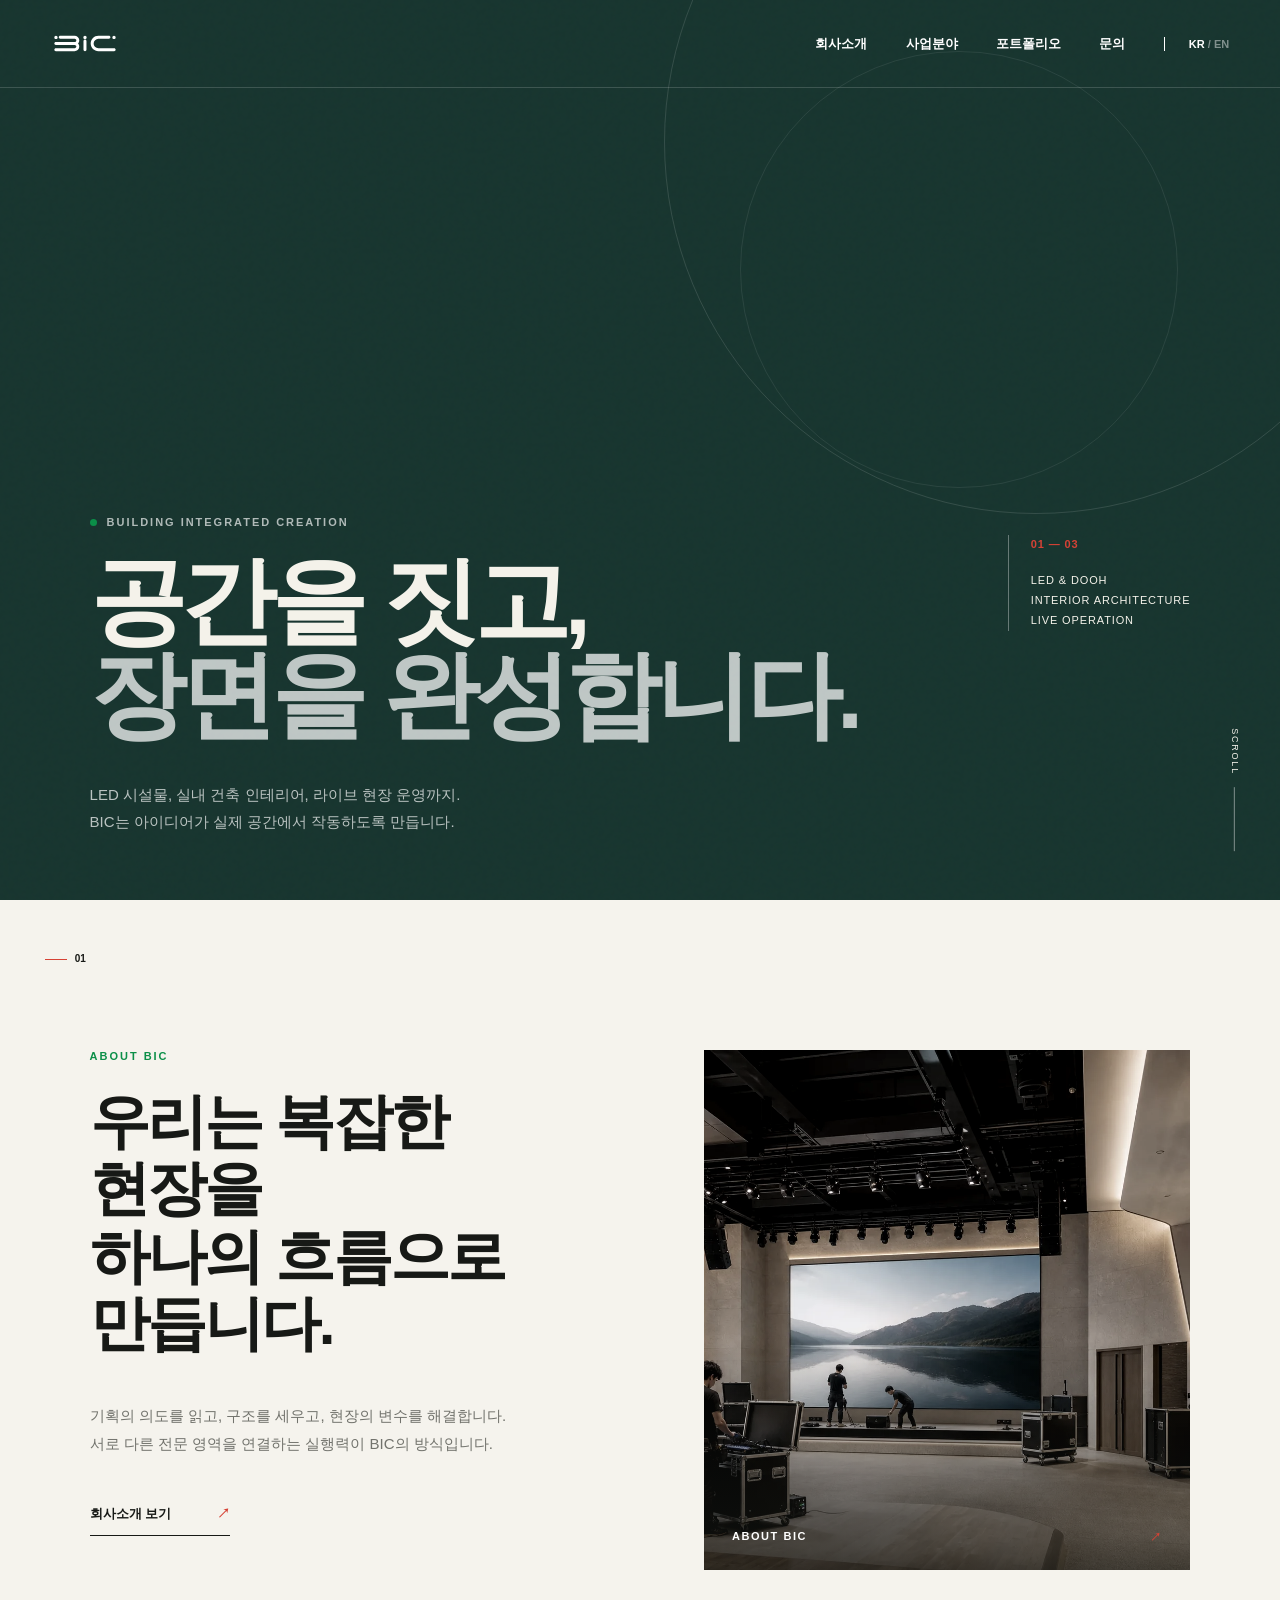
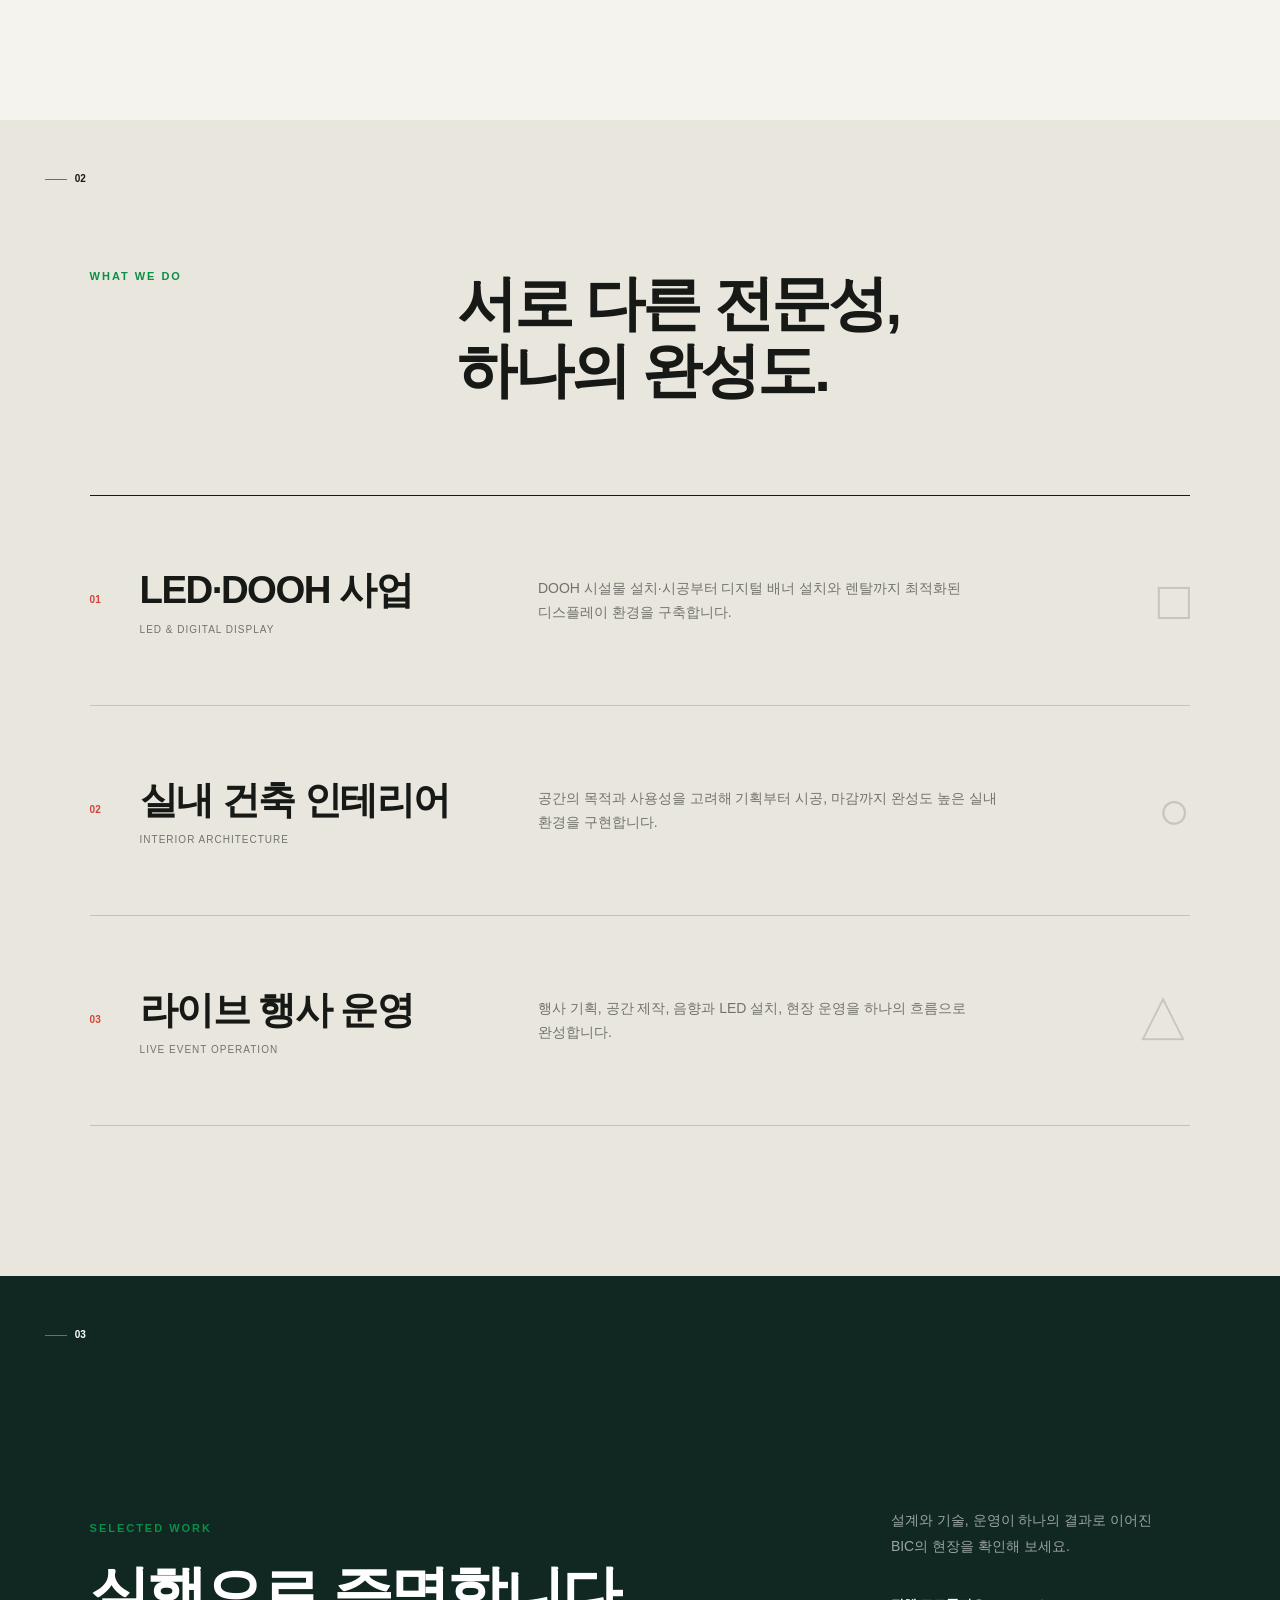
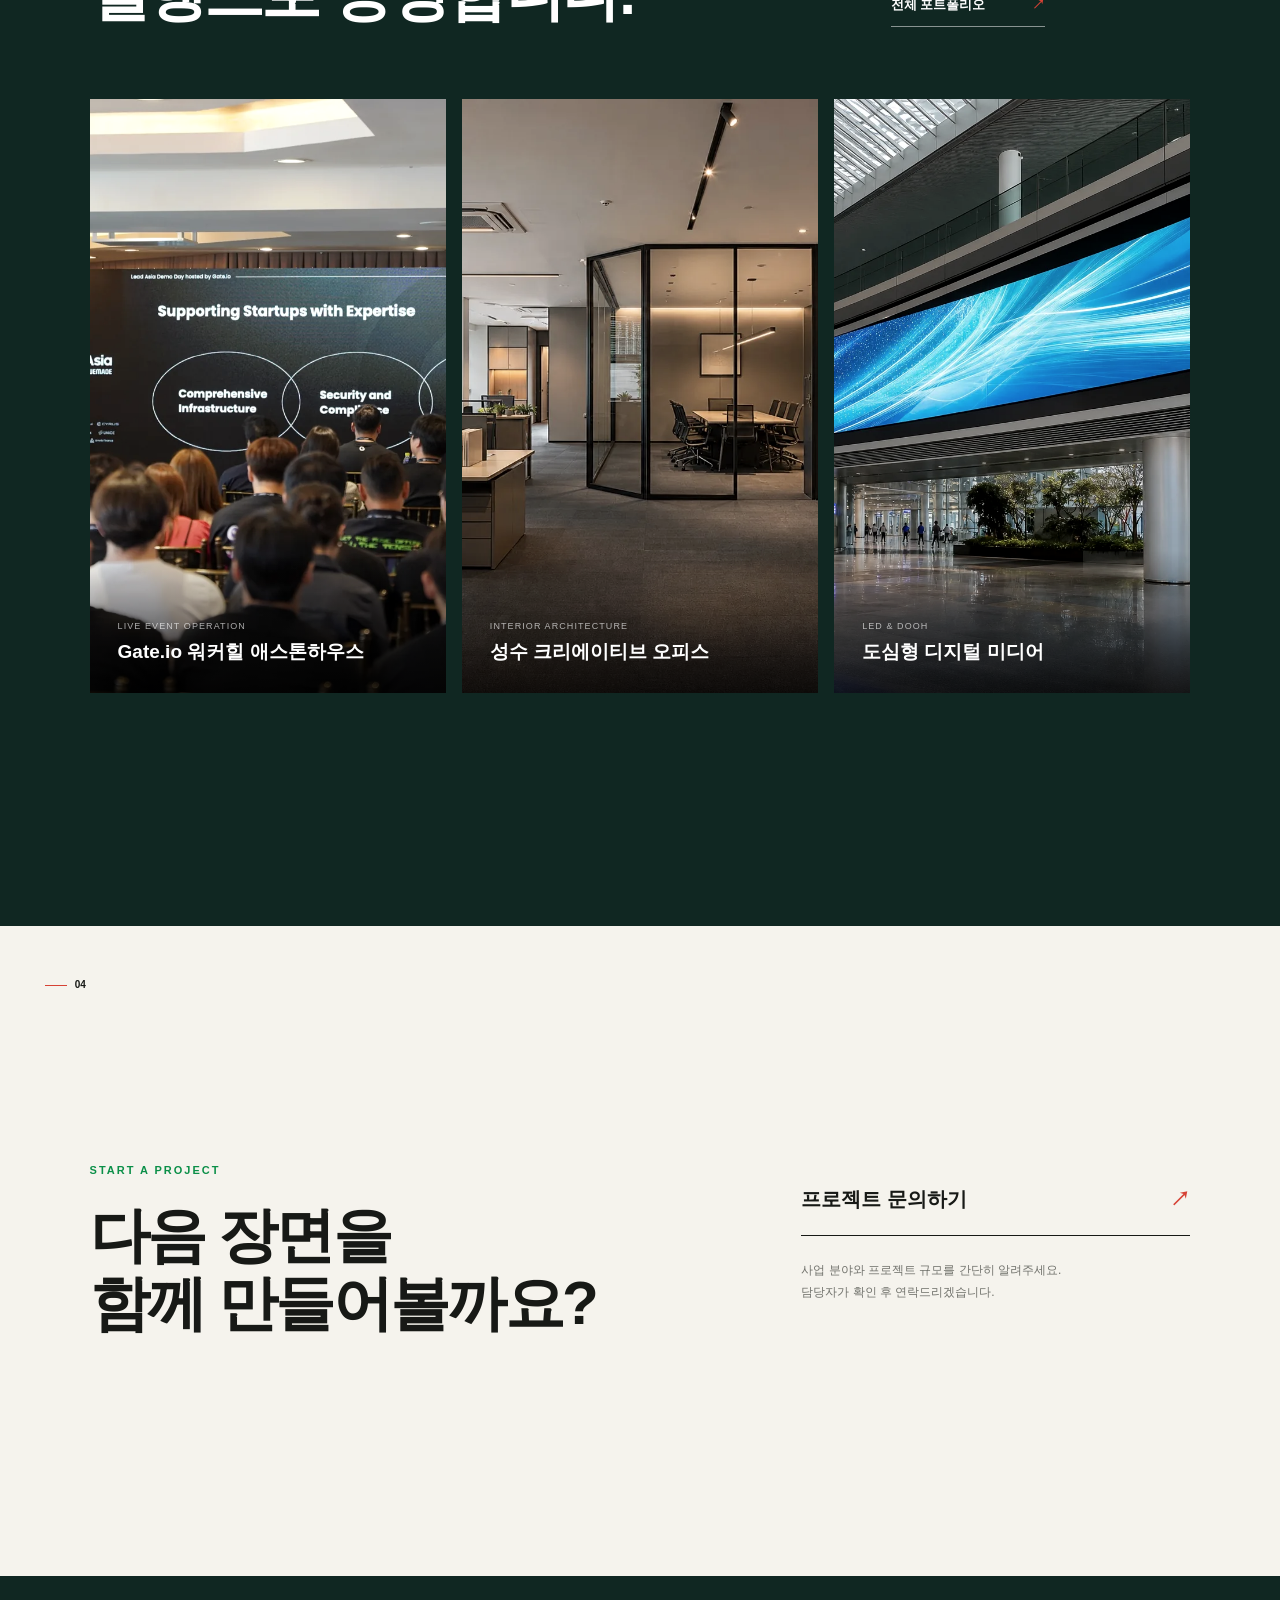
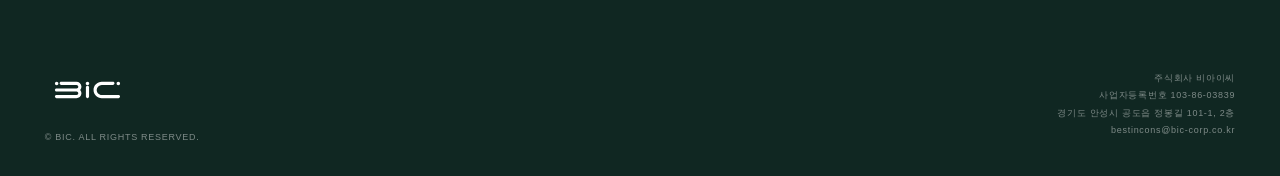
<file: index.html>
<!doctype html>
<html lang="ko">
<head>
  <meta charset="UTF-8">
  <meta name="viewport" content="width=device-width, initial-scale=1.0">
  <meta name="description" content="BIC — 공간과 현장을 설계하고 완성합니다.">
  <title>BIC — Build the Scene</title>
  <link rel="stylesheet" href="styles.css">
</head>
<body>
  <header class="site-header">
    <a class="brand" href="#top" aria-label="BIC 홈">
      <img src="assets/bic-logo.svg" alt="BIC">
    </a>
    <button class="menu-button" type="button" aria-label="메뉴 열기" aria-expanded="false">
      <span></span><span></span>
    </button>
    <nav class="nav" aria-label="주요 메뉴">
      <a href="about.html#about">회사소개</a>
      <a href="business.html#business">사업분야</a>
      <a href="portfolio.html">포트폴리오</a>
      <a href="contact.html">문의</a>
      <button class="lang" type="button" aria-label="언어 선택">KR <span>/ EN</span></button>
    </nav>
  </header>

  <main id="top">
    <section class="hero">
      <div class="hero-noise" aria-hidden="true"></div>
      <div class="hero-copy reveal">
        <p class="eyebrow"><span></span> BUILDING INTEGRATED CREATION</p>
        <h1>공간을 짓고,<br><em>장면을 완성합니다.</em></h1>
        <p class="hero-description">LED 시설물, 실내 건축 인테리어, 라이브 현장 운영까지.<br> BIC는 아이디어가 실제 공간에서 작동하도록 만듭니다.</p>
      </div>
      <div class="hero-aside reveal">
        <span>01 — 03</span>
        <p>LED & DOOH<br>INTERIOR ARCHITECTURE<br>LIVE OPERATION</p>
      </div>
      <a class="scroll" href="#about"><span>SCROLL</span><i></i></a>
    </section>

    <section class="intro section" id="about">
      <div class="section-index">01</div>
      <div class="intro-copy reveal">
        <p class="kicker">ABOUT BIC</p>
        <h2>우리는 복잡한 현장을<br>하나의 흐름으로 만듭니다.</h2>
        <p>기획의 의도를 읽고, 구조를 세우고, 현장의 변수를 해결합니다.<br>서로 다른 전문 영역을 연결하는 실행력이 BIC의 방식입니다.</p>
        <a class="text-link" href="about.html#about">회사소개 보기 <span>↗</span></a>
      </div>
      <a class="company-image reveal" href="about.html#overview" aria-label="BIC 회사소개 보기"><img src="assets/about-bic-generated-v1.webp" alt="공간과 디지털 기술, 현장 운영을 연결하는 BIC"><span>ABOUT BIC <i>↗</i></span></a>
    </section>

    <section class="business section" id="business">
      <div class="section-index">02</div>
      <div class="section-heading reveal">
        <p class="kicker">WHAT WE DO</p>
        <h2>서로 다른 전문성,<br>하나의 완성도.</h2>
      </div>
      <div class="business-list">
        <a class="business-item reveal" href="business.html#led">
          <div class="business-title"><span>01</span><h3>LED·DOOH 사업</h3><small>LED & DIGITAL DISPLAY</small></div>
          <p>DOOH 시설물 설치·시공부터 디지털 배너 설치와 렌탈까지 최적화된 디스플레이 환경을 구축합니다.</p>
          <div class="business-mark">□</div>
        </a>
        <a class="business-item reveal" href="business.html#interior">
          <div class="business-title"><span>02</span><h3>실내 건축 인테리어</h3><small>INTERIOR ARCHITECTURE</small></div>
          <p>공간의 목적과 사용성을 고려해 기획부터 시공, 마감까지 완성도 높은 실내 환경을 구현합니다.</p>
          <div class="business-mark">○</div>
        </a>
        <a class="business-item reveal" href="business.html#live">
          <div class="business-title"><span>03</span><h3>라이브 행사 운영</h3><small>LIVE EVENT OPERATION</small></div>
          <p>행사 기획, 공간 제작, 음향과 LED 설치, 현장 운영을 하나의 흐름으로 완성합니다.</p>
          <div class="business-mark">△</div>
        </a>
      </div>
    </section>

    <section class="featured section" id="work">
      <div class="section-index light">03</div>
      <div class="featured-copy reveal">
        <div><p class="kicker">SELECTED WORK</p><h2>실행으로 증명합니다.</h2></div>
        <div><p>설계와 기술, 운영이 하나의 결과로 이어진<br>BIC의 현장을 확인해 보세요.</p><a class="text-link" href="portfolio.html">전체 포트폴리오 <span>↗</span></a></div>
      </div>
      <div class="featured-gallery reveal">
        <a class="featured-media" href="portfolio.html">
          <img src="assets/live-slides/project-04-01.webp" alt="Gate.io 워커힐 호텔 애스톤하우스 행사 현장">
          <span class="media-caption"><span>LIVE EVENT OPERATION</span><strong>Gate.io 워커힐 애스톤하우스</strong></span>
        </a>
        <a class="featured-media" href="portfolio.html">
          <img src="assets/interior/project-03-completed-01.webp?v=20260824-2" alt="성수 크리에이티브 오피스 인테리어 완공 현장">
          <span class="media-caption"><span>INTERIOR ARCHITECTURE</span><strong>성수 크리에이티브 오피스</strong></span>
        </a>
        <a class="featured-media" href="portfolio.html">
          <img src="assets/led-portfolio/project-led-01.webp" alt="BIC LED DOOH 디지털 미디어 구축 프로젝트">
          <span class="media-caption"><span>LED &amp; DOOH</span><strong>도심형 디지털 미디어</strong></span>
        </a>
      </div>
    </section>

    <section class="contact section" id="contact">
      <div class="section-index">04</div>
      <div class="contact-title reveal">
        <p class="kicker">START A PROJECT</p>
        <h2>다음 장면을<br>함께 만들어볼까요?</h2>
      </div>
      <div class="contact-action reveal">
        <a href="contact.html">프로젝트 문의하기 <span>↗</span></a>
        <p>사업 분야와 프로젝트 규모를 간단히 알려주세요.<br>담당자가 확인 후 연락드리겠습니다.</p>
      </div>
    </section>
  </main>

  <footer>
    <div class="footer-brand">
      <img src="assets/bic-logo.svg" alt="BIC">
      <span>© BIC. ALL RIGHTS RESERVED.</span>
    </div>
    <div class="footer-info">
      <p>주식회사 비아이씨</p>
      <p>사업자등록번호 103-86-03839</p>
      <p>경기도 안성시 공도읍 정봉길 101-1, 2층</p>
      <p><a href="mailto:bestincons@bic-corp.co.kr">bestincons@bic-corp.co.kr</a></p>
    </div>
  </footer>
  <script src="script.js?v=20260824-en1"></script>
</body>
</html>
</file>
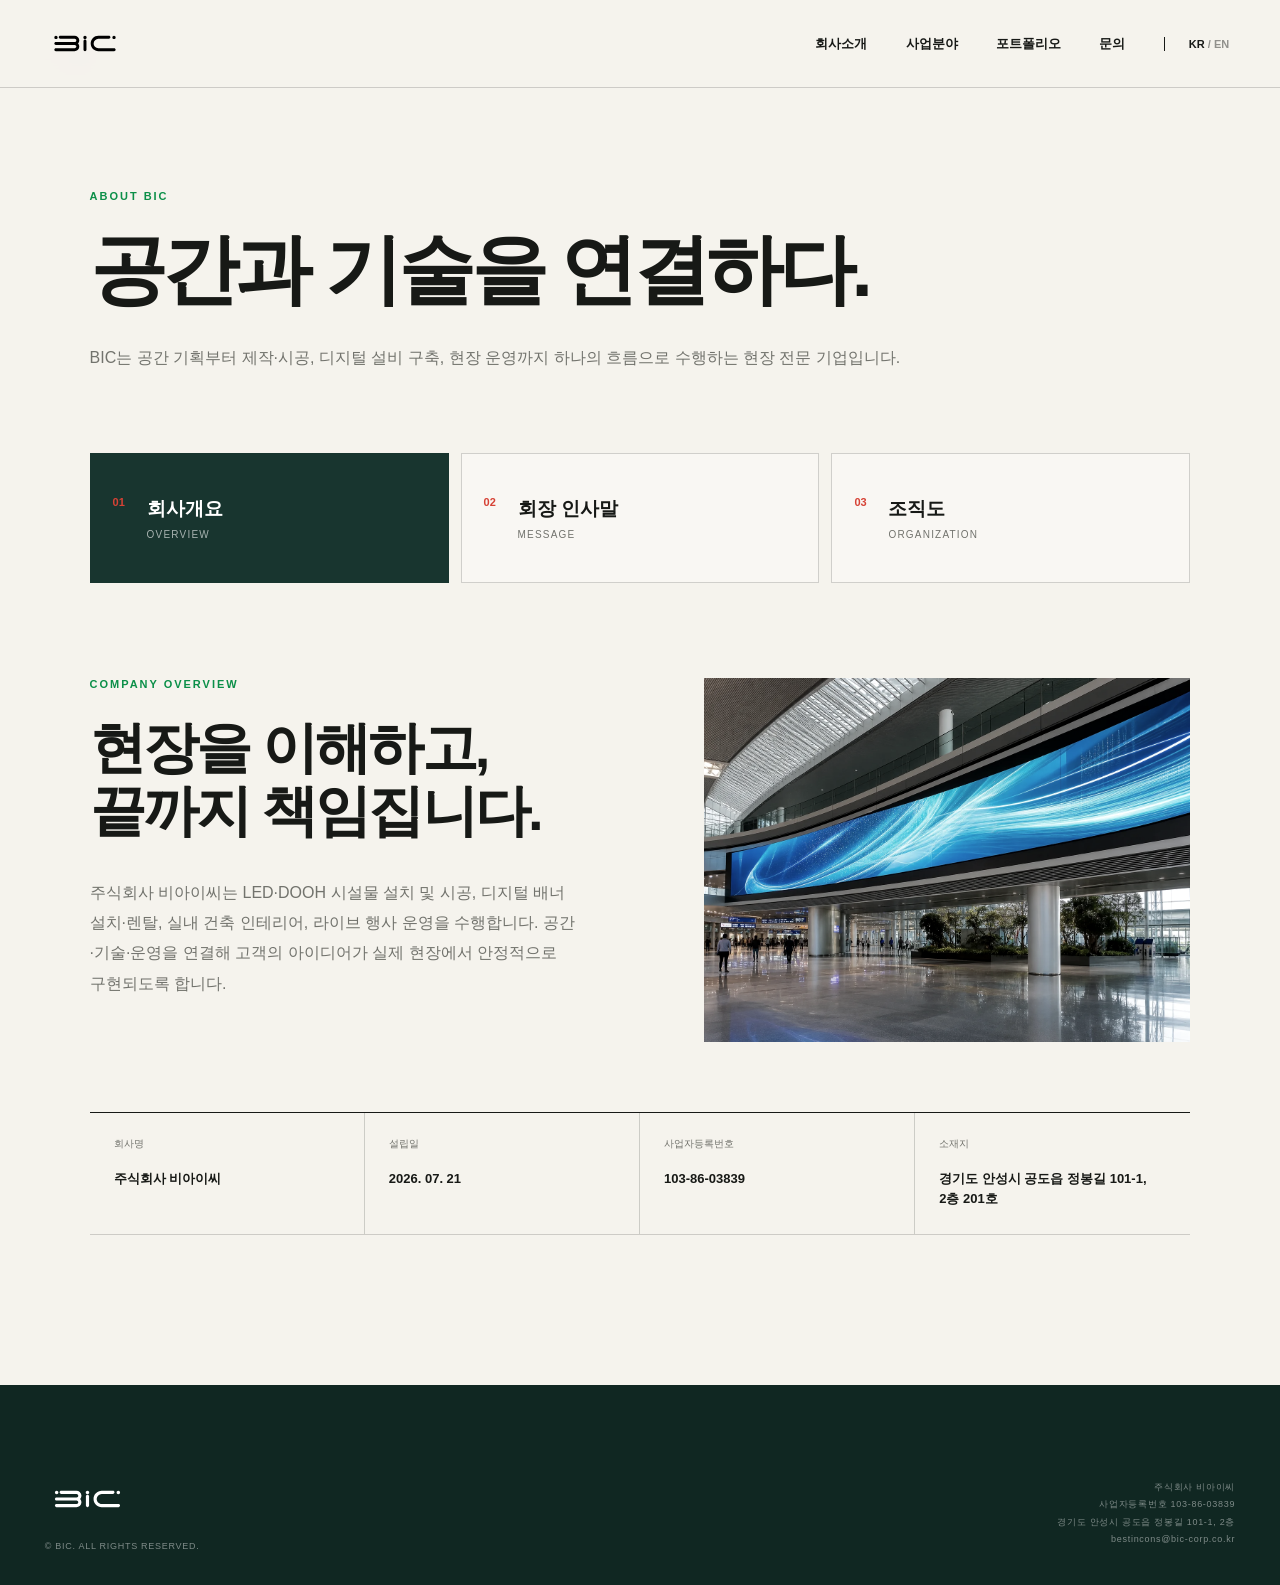
<file: about.html>
<!doctype html>
<html lang="ko">
<head>
  <meta charset="UTF-8">
  <meta name="viewport" content="width=device-width, initial-scale=1.0">
  <meta name="description" content="BIC 회사소개 — 공간과 기술을 연결하다.">
  <title>회사소개 — BIC</title>
  <link rel="stylesheet" href="styles.css">
</head>
<body class="subpage">
  <header class="site-header">
    <a class="brand" href="index.html" aria-label="BIC 홈"><img src="assets/bic-logo.svg" alt="BIC"></a>
    <button class="menu-button" type="button" aria-label="메뉴 열기" aria-expanded="false"><span></span><span></span></button>
    <nav class="nav" aria-label="주요 메뉴">
      <a href="#about" aria-current="page">회사소개</a>
      <a href="business.html#business">사업분야</a>
      <a href="portfolio.html">포트폴리오</a>
      <a href="contact.html">문의</a>
      <button class="lang" type="button" aria-label="언어 선택">KR <span>/ EN</span></button>
    </nav>
  </header>

  <main id="top">
    <section class="about-detail section" id="about">
      <div class="section-index">01</div>
      <div class="about-heading reveal">
        <p class="kicker">ABOUT BIC</p>
        <h1>공간과 기술을 연결하다.</h1>
        <p>BIC는 공간 기획부터 제작·시공, 디지털 설비 구축, 현장 운영까지 하나의 흐름으로 수행하는 현장 전문 기업입니다.</p>
      </div>
      <div class="about-tabs reveal" role="tablist" aria-label="회사소개 메뉴">
        <button class="about-tab active" id="tab-overview" type="button" role="tab" aria-selected="true" aria-controls="panel-overview" data-about-tab="overview"><span>01</span><strong>회사개요</strong><small>OVERVIEW</small></button>
        <button class="about-tab" id="tab-message" type="button" role="tab" aria-selected="false" aria-controls="panel-message" data-about-tab="message"><span>02</span><strong>회장 인사말</strong><small>MESSAGE</small></button>
        <button class="about-tab" id="tab-organization" type="button" role="tab" aria-selected="false" aria-controls="panel-organization" data-about-tab="organization"><span>03</span><strong>조직도</strong><small>ORGANIZATION</small></button>
      </div>
      <div class="about-panels">
        <article class="about-panel active" id="panel-overview" role="tabpanel" aria-labelledby="tab-overview" data-about-panel="overview">
          <div class="overview-layout">
            <div><p class="kicker">COMPANY OVERVIEW</p><h3>현장을 이해하고,<br>끝까지 책임집니다.</h3><p class="overview-description">주식회사 비아이씨는 LED·DOOH 시설물 설치 및 시공, 디지털 배너 설치·렌탈, 실내 건축 인테리어, 라이브 행사 운영을 수행합니다. 공간·기술·운영을 연결해 고객의 아이디어가 실제 현장에서 안정적으로 구현되도록 합니다.</p></div>
            <figure class="overview-image"><img src="assets/led-portfolio/project-led-01.webp" alt="BIC LED DOOH 디지털 미디어 구축 현장"></figure>
          </div>
          <dl class="overview-facts"><div><dt>회사명</dt><dd>주식회사 비아이씨</dd></div><div><dt>설립일</dt><dd>2026. 07. 21</dd></div><div><dt>사업자등록번호</dt><dd>103-86-03839</dd></div><div><dt>소재지</dt><dd>경기도 안성시 공도읍 정봉길 101-1, 2층 201호</dd></div></dl>
        </article>
        <article class="about-panel message-panel" id="panel-message" role="tabpanel" aria-labelledby="tab-message" data-about-panel="message" hidden>
          <figure class="chairman-visual"><img src="assets/ceo-yoo-jeong-woo-hq.webp" alt="유정우 회장"></figure>
          <div class="chairman-copy">
            <p class="kicker">CHAIRMAN'S MESSAGE</p><h2>공간과 기술을 연결해<br>새로운 가치를 만들겠습니다.</h2>
            <div class="chairman-text"><p>주식회사 비아이씨는 공간을 이해하는 시선과 현장을 완성하는 기술력을 바탕으로 고객의 아이디어를 현실로 만들어갑니다.</p><p>LED·DOOH 시설물, 실내 건축 인테리어, 라이브 행사 운영까지 서로 다른 전문 영역을 하나의 흐름으로 연결하고, 기획부터 시공과 운영에 이르는 모든 과정에서 책임 있는 결과를 제공하겠습니다.</p><p>변화하는 환경에 유연하게 대응하면서도 기본과 품질을 지키는 기업, 고객과 파트너가 오래 신뢰할 수 있는 기업으로 성장하겠습니다.</p></div>
            <div class="chairman-sign"><span>주식회사 비아이씨 회장</span><strong>유정우</strong></div>
          </div>
        </article>
        <article class="about-panel" id="panel-organization" role="tabpanel" aria-labelledby="tab-organization" data-about-panel="organization" hidden>
          <div class="organization-heading"><span>ORGANIZATION</span><h3>전문성과 실행력을 연결하는<br>BIC의 조직 구조입니다.</h3></div>
          <div class="org-chart" aria-label="BIC 조직도">
            <div class="org-level org-chairman"><small>CHAIRMAN</small><strong>회장</strong><span>유정우</span></div>
            <div class="org-connector" aria-hidden="true"></div>
            <div class="org-level org-ceo"><small>CEO · AV & DIGITAL DISPLAY SOLUTIONS</small><strong>대표이사</strong></div>
            <div class="org-branch" aria-hidden="true"></div>
            <div class="org-teams">
              <div class="org-level"><small>OPERATION TEAM</small><strong>운영팀</strong><span>Operation</span></div>
              <div class="org-level"><small>CONSTRUCTION TEAM</small><strong>시공팀</strong><span>Construction</span></div>
            </div>
          </div>
        </article>
      </div>
    </section>
  </main>

  <footer>
    <div class="footer-brand">
      <img src="assets/bic-logo.svg" alt="BIC">
      <span>© BIC. ALL RIGHTS RESERVED.</span>
    </div>
    <div class="footer-info"><p>주식회사 비아이씨</p><p>사업자등록번호 103-86-03839</p><p>경기도 안성시 공도읍 정봉길 101-1, 2층</p><p><a href="mailto:bestincons@bic-corp.co.kr">bestincons@bic-corp.co.kr</a></p></div>
  </footer>
  <script src="script.js?v=20260824-en1"></script>
</body>
</html>
</file>
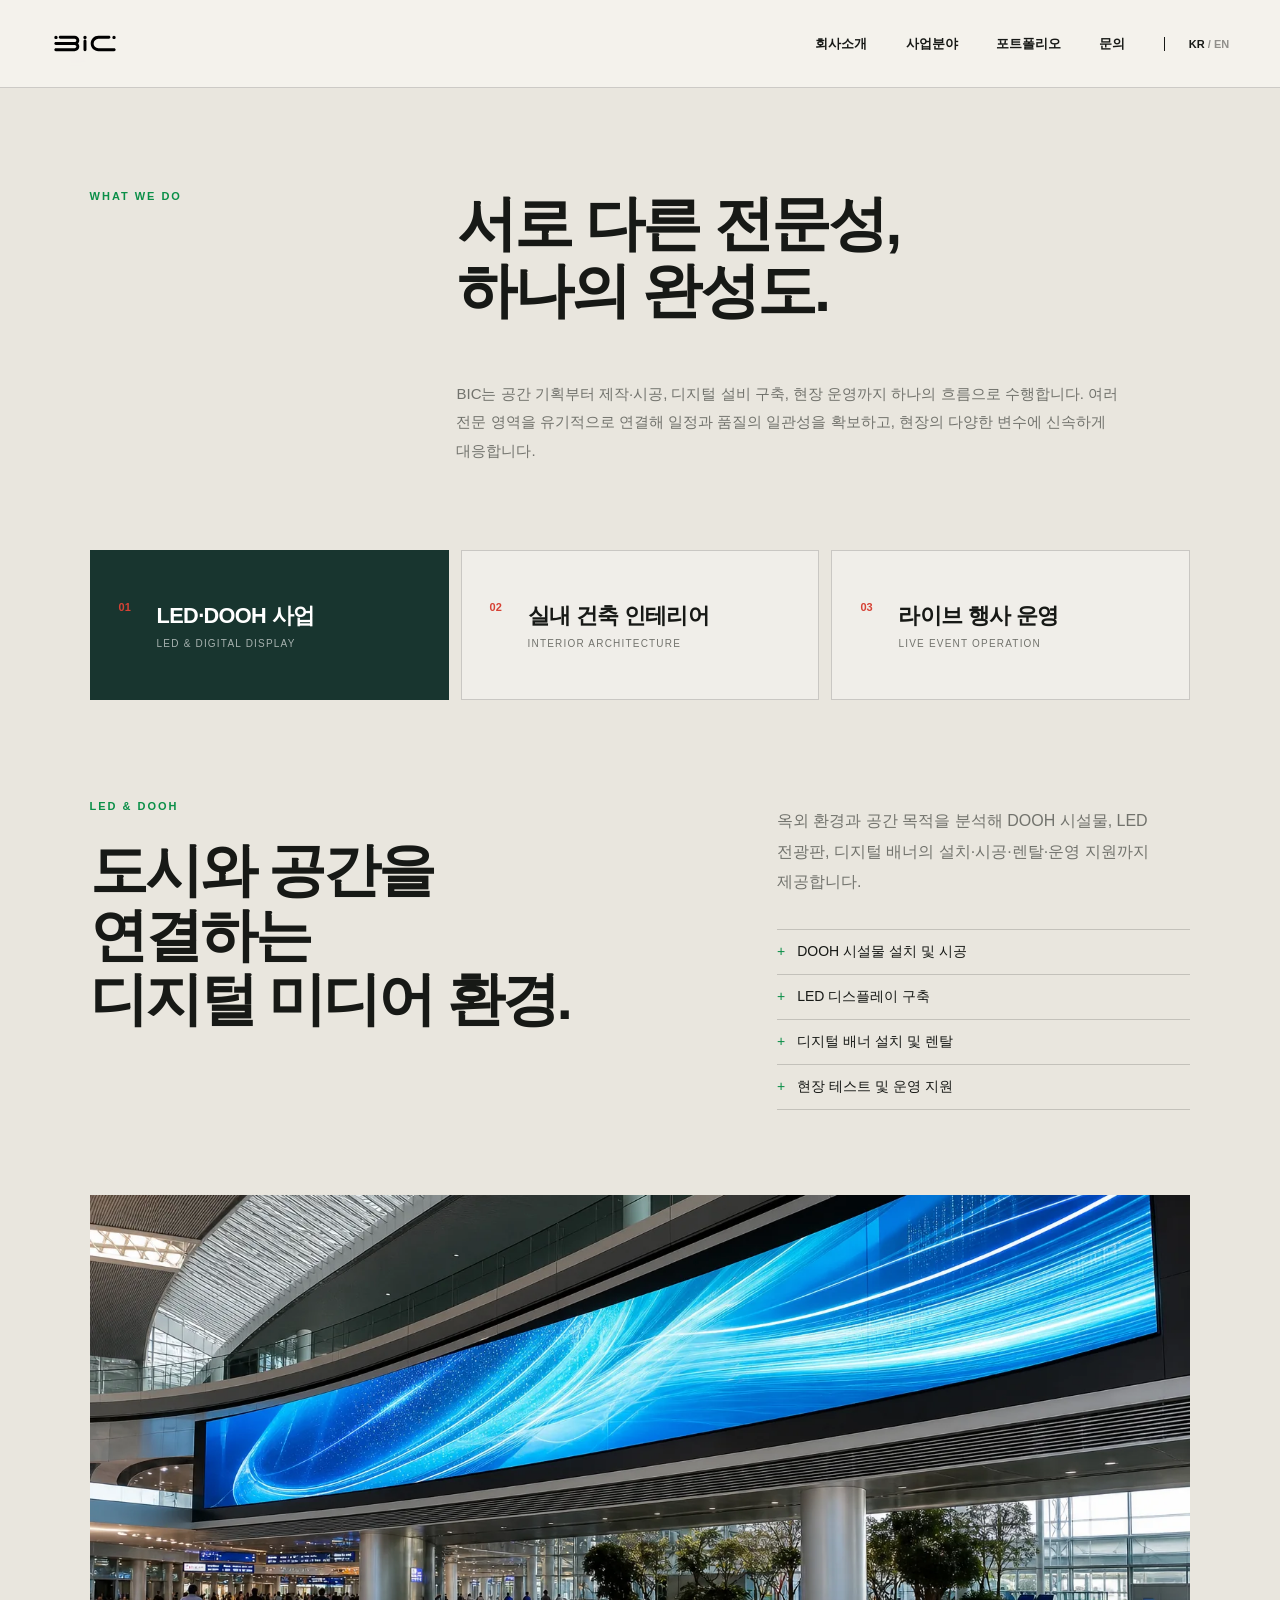
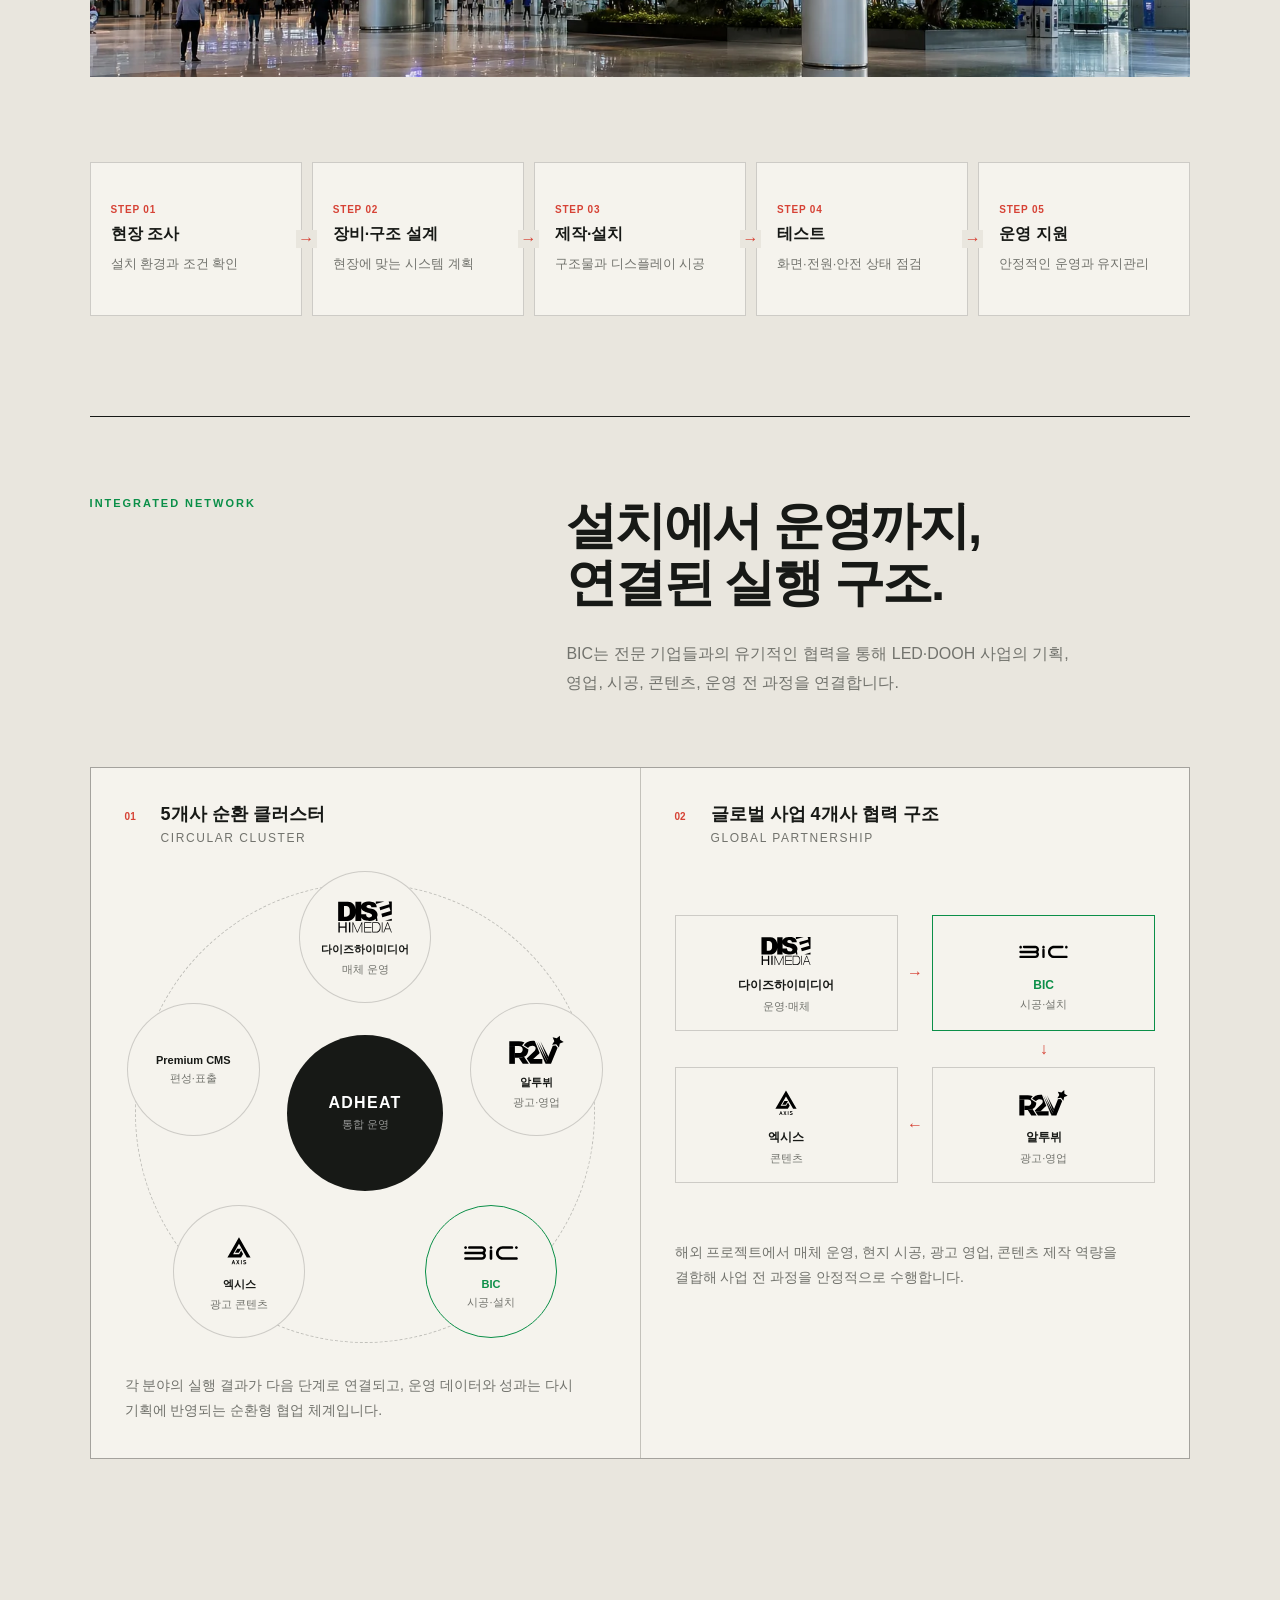
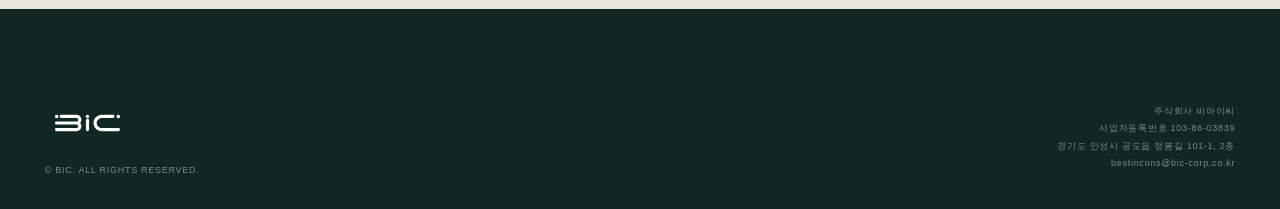
<file: business.html>
<!doctype html>
<html lang="ko">
<head>
  <meta charset="UTF-8">
  <meta name="viewport" content="width=device-width, initial-scale=1.0">
  <meta name="description" content="BIC — 공간과 현장을 설계하고 완성합니다.">
  <title>사업분야 — BIC</title>
  <link rel="stylesheet" href="styles.css">
</head>
<body class="subpage">
  <header class="site-header">
    <a class="brand" href="index.html" aria-label="BIC 홈">
      <img src="assets/bic-logo.svg" alt="BIC">
    </a>
    <button class="menu-button" type="button" aria-label="메뉴 열기" aria-expanded="false">
      <span></span><span></span>
    </button>
    <nav class="nav" aria-label="주요 메뉴">
      <a href="about.html#about">회사소개</a>
      <a href="#business">사업분야</a>
      <a href="portfolio.html">포트폴리오</a>
      <a href="contact.html">문의</a>
      <button class="lang" type="button" aria-label="언어 선택">KR <span>/ EN</span></button>
    </nav>
  </header>

  <main id="top">
    <section class="business section" id="business">
      <div class="section-index">01</div>
      <div class="section-heading reveal">
        <p class="kicker">WHAT WE DO</p>
        <h2>서로 다른 전문성,<br>하나의 완성도.</h2>
      </div>
      <p class="business-intro reveal">BIC는 공간 기획부터 제작·시공, 디지털 설비 구축, 현장 운영까지 하나의 흐름으로 수행합니다. 여러 전문 영역을 유기적으로 연결해 일정과 품질의 일관성을 확보하고, 현장의 다양한 변수에 신속하게 대응합니다.</p>
      <div class="business-tabs reveal" role="tablist" aria-label="사업분야 선택">
        <button class="business-tab active" id="tab-led" type="button" role="tab" aria-selected="true" aria-controls="panel-led" data-tab="led"><span>01</span><strong>LED·DOOH 사업</strong><small>LED & DIGITAL DISPLAY</small></button>
        <button class="business-tab" id="tab-interior" type="button" role="tab" aria-selected="false" aria-controls="panel-interior" data-tab="interior"><span>02</span><strong>실내 건축 인테리어</strong><small>INTERIOR ARCHITECTURE</small></button>
        <button class="business-tab" id="tab-live" type="button" role="tab" aria-selected="false" aria-controls="panel-live" data-tab="live"><span>03</span><strong>라이브 행사 운영</strong><small>LIVE EVENT OPERATION</small></button>
      </div>
      <div class="business-panels">
        <article class="business-panel active" id="panel-led" role="tabpanel" aria-labelledby="tab-led" data-panel="led">
          <div class="panel-overview">
            <div><p class="kicker">LED & DOOH</p><h3>도시와 공간을 연결하는<br>디지털 미디어 환경.</h3></div>
            <div><p>옥외 환경과 공간 목적을 분석해 DOOH 시설물, LED 전광판, 디지털 배너의 설치·시공·렌탈·운영 지원까지 제공합니다.</p><ul><li>DOOH 시설물 설치 및 시공</li><li>LED 디스플레이 구축</li><li>디지털 배너 설치 및 렌탈</li><li>현장 테스트 및 운영 지원</li></ul></div>
          </div>
          <figure class="business-visual"><img src="assets/led-portfolio/project-led-01.webp" alt="대형 LED 디스플레이가 설치된 도시 미디어 환경"></figure>
          <ol class="business-process" aria-label="LED DOOH 진행 과정"><li><span>STEP 01</span><strong>현장 조사</strong><small>설치 환경과 조건 확인</small></li><li><span>STEP 02</span><strong>장비·구조 설계</strong><small>현장에 맞는 시스템 계획</small></li><li><span>STEP 03</span><strong>제작·설치</strong><small>구조물과 디스플레이 시공</small></li><li><span>STEP 04</span><strong>테스트</strong><small>화면·전원·안전 상태 점검</small></li><li><span>STEP 05</span><strong>운영 지원</strong><small>안정적인 운영과 유지관리</small></li></ol>
      <div class="network" aria-label="LED DOOH 협력 네트워크">
        <div class="network-heading">
          <p class="kicker">INTEGRATED NETWORK</p>
          <h3>설치에서 운영까지,<br>연결된 실행 구조.</h3>
          <p>BIC는 전문 기업들과의 유기적인 협력을 통해 LED·DOOH 사업의 기획, 영업, 시공, 콘텐츠, 운영 전 과정을 연결합니다.</p>
        </div>
        <div class="network-panels">
          <article class="network-panel cluster-panel">
            <div class="panel-label"><span>01</span><strong>5개사 순환 클러스터</strong><small>CIRCULAR CLUSTER</small></div>
            <div class="cluster-map">
              <div class="cluster-core"><strong>ADHEAT</strong><span>통합 운영</span></div>
              <div class="cluster-node node-1"><img src="assets/dise-logo.svg" alt="다이즈하이미디어"><strong>다이즈하이미디어</strong><span>매체 운영</span></div>
              <div class="cluster-node node-2"><img src="assets/r2v-logo.svg" alt="알투뷔"><strong>알투뷔</strong><span>광고·영업</span></div>
              <div class="cluster-node node-3 bic-node"><img src="assets/bic-logo.svg" alt="BIC"><strong>BIC</strong><span>시공·설치</span></div>
              <div class="cluster-node node-4"><img src="assets/axis-logo.svg" alt="엑시스"><strong>엑시스</strong><span>광고 콘텐츠</span></div>
              <div class="cluster-node node-5"><strong>Premium CMS</strong><span>편성·표출</span></div>
            </div>
            <p>각 분야의 실행 결과가 다음 단계로 연결되고, 운영 데이터와 성과는 다시 기획에 반영되는 순환형 협업 체계입니다.</p>
          </article>
          <article class="network-panel global-panel">
            <div class="panel-label"><span>02</span><strong>글로벌 사업 4개사 협력 구조</strong><small>GLOBAL PARTNERSHIP</small></div>
            <div class="global-map">
              <div><img src="assets/dise-logo.svg" alt="다이즈하이미디어"><strong>다이즈하이미디어</strong><span>운영·매체</span></div>
              <i>→</i>
              <div class="bic-node"><img src="assets/bic-logo.svg" alt="BIC"><strong>BIC</strong><span>시공·설치</span></div>
              <i>↓</i>
              <div><img src="assets/axis-logo.svg" alt="엑시스"><strong>엑시스</strong><span>콘텐츠</span></div>
              <i>←</i>
              <div><img src="assets/r2v-logo.svg" alt="알투뷔"><strong>알투뷔</strong><span>광고·영업</span></div>
            </div>
            <p>해외 프로젝트에서 매체 운영, 현지 시공, 광고 영업, 콘텐츠 제작 역량을 결합해 사업 전 과정을 안정적으로 수행합니다.</p>
          </article>
        </div>
      </div>
        </article>
        <article class="business-panel" id="panel-interior" role="tabpanel" aria-labelledby="tab-interior" data-panel="interior" hidden>
          <div class="panel-overview">
            <div><p class="kicker">INTERIOR ARCHITECTURE</p><h3>목적과 사용성을 담은<br>완성도 높은 공간.</h3></div>
            <div><p>상업·업무·행사 공간의 목적과 동선을 고려해 기획, 설계, 자재 선정, 제작·시공, 마감까지 전 과정을 통합 수행합니다.</p><ul><li>공간 콘셉트 및 동선 기획</li><li>실내 건축 설계·견적</li><li>제작·시공 및 공정 관리</li><li>마감 품질 검수</li></ul></div>
          </div>
          <figure class="business-visual"><img src="assets/interior/project-03-completed-01.webp?v=20260824-2" alt="BIC가 완공한 성수 크리에이티브 오피스 인테리어"></figure>
          <ol class="business-process" aria-label="실내 건축 진행 과정"><li><span>STEP 01</span><strong>요구사항 분석</strong><small>목적·예산·일정 확인</small></li><li><span>STEP 02</span><strong>공간 기획</strong><small>콘셉트와 동선 구성</small></li><li><span>STEP 03</span><strong>설계·견적</strong><small>도면·자재·비용 구체화</small></li><li><span>STEP 04</span><strong>시공</strong><small>공정별 제작과 현장 관리</small></li><li><span>STEP 05</span><strong>품질 검수</strong><small>마감 확인 후 최종 인계</small></li></ol>
          <div class="panel-statement"><small>BIC APPROACH</small><strong>기획의 의도를 현장의 디테일로 구현합니다.</strong><p>한 팀이 처음부터 끝까지 책임지는 통합 프로세스로 디자인 의도와 시공 품질의 간극을 줄입니다.</p></div>
        </article>
        <article class="business-panel" id="panel-live" role="tabpanel" aria-labelledby="tab-live" data-panel="live" hidden>
          <div class="panel-overview">
            <div><p class="kicker">LIVE EVENT OPERATION</p><h3>기획부터 운영까지,<br>하나로 움직이는 현장.</h3></div>
            <div><p>국제회의, 세미나, 브랜드 행사와 캠페인의 기획부터 공간 제작, 기술 시스템 구축, 실시간 송출과 당일 운영까지 하나의 팀으로 관리합니다.</p><ul><li>행사 콘셉트·프로그램 및 공간 기획</li><li>무대·브랜딩 부스·백월 제작 및 설치</li><li>라이브 음향·LED·영상 믹싱 시스템</li><li>실시간 스트리밍·다국어 통역 송출</li><li>사진·영상 촬영 및 라이브 레코딩</li><li>리허설·진행 인력 섭외 및 현장 운영</li></ul></div>
          </div>
          <figure class="business-visual"><img src="assets/live-slides/project-06-01.webp" alt="크레스톤72에서 진행한 대형 LED 라이브 행사"></figure>
          <ol class="business-process" aria-label="라이브 행사 진행 과정"><li><span>STEP 01</span><strong>행사 기획</strong><small>목표와 프로그램 구성</small></li><li><span>STEP 02</span><strong>공간·기술 계획</strong><small>무대·음향·LED 시스템 설계</small></li><li><span>STEP 03</span><strong>제작·설치</strong><small>공간 제작과 장비 세팅</small></li><li><span>STEP 04</span><strong>리허설</strong><small>진행·기술 요소 사전 점검</small></li><li><span>STEP 05</span><strong>라이브 운영</strong><small>현장 진행과 기술 통합 관리</small></li></ol>
          <div class="panel-statement"><small>BIC APPROACH</small><strong>기술과 공간을 연결해 몰입도 높은 현장을 완성합니다.</strong><p>음향·영상·LED·통역·스트리밍을 하나의 운영 체계로 연결하고, 백업 시스템과 숙련된 현장 인력을 통해 국제회의부터 브랜드 행사까지 안정적인 라이브 경험을 제공합니다.</p></div>
        </article>
      </div>
    </section>

  </main>

  <footer>
    <div class="footer-brand">
      <img src="assets/bic-logo.svg" alt="BIC">
      <span>© BIC. ALL RIGHTS RESERVED.</span>
    </div>
    <div class="footer-info">
      <p>주식회사 비아이씨</p>
      <p>사업자등록번호 103-86-03839</p>
      <p>경기도 안성시 공도읍 정봉길 101-1, 2층</p>
      <p><a href="mailto:bestincons@bic-corp.co.kr">bestincons@bic-corp.co.kr</a></p>
    </div>
  </footer>
  <script src="script.js?v=20260824-en1"></script>
</body>
</html>
</file>
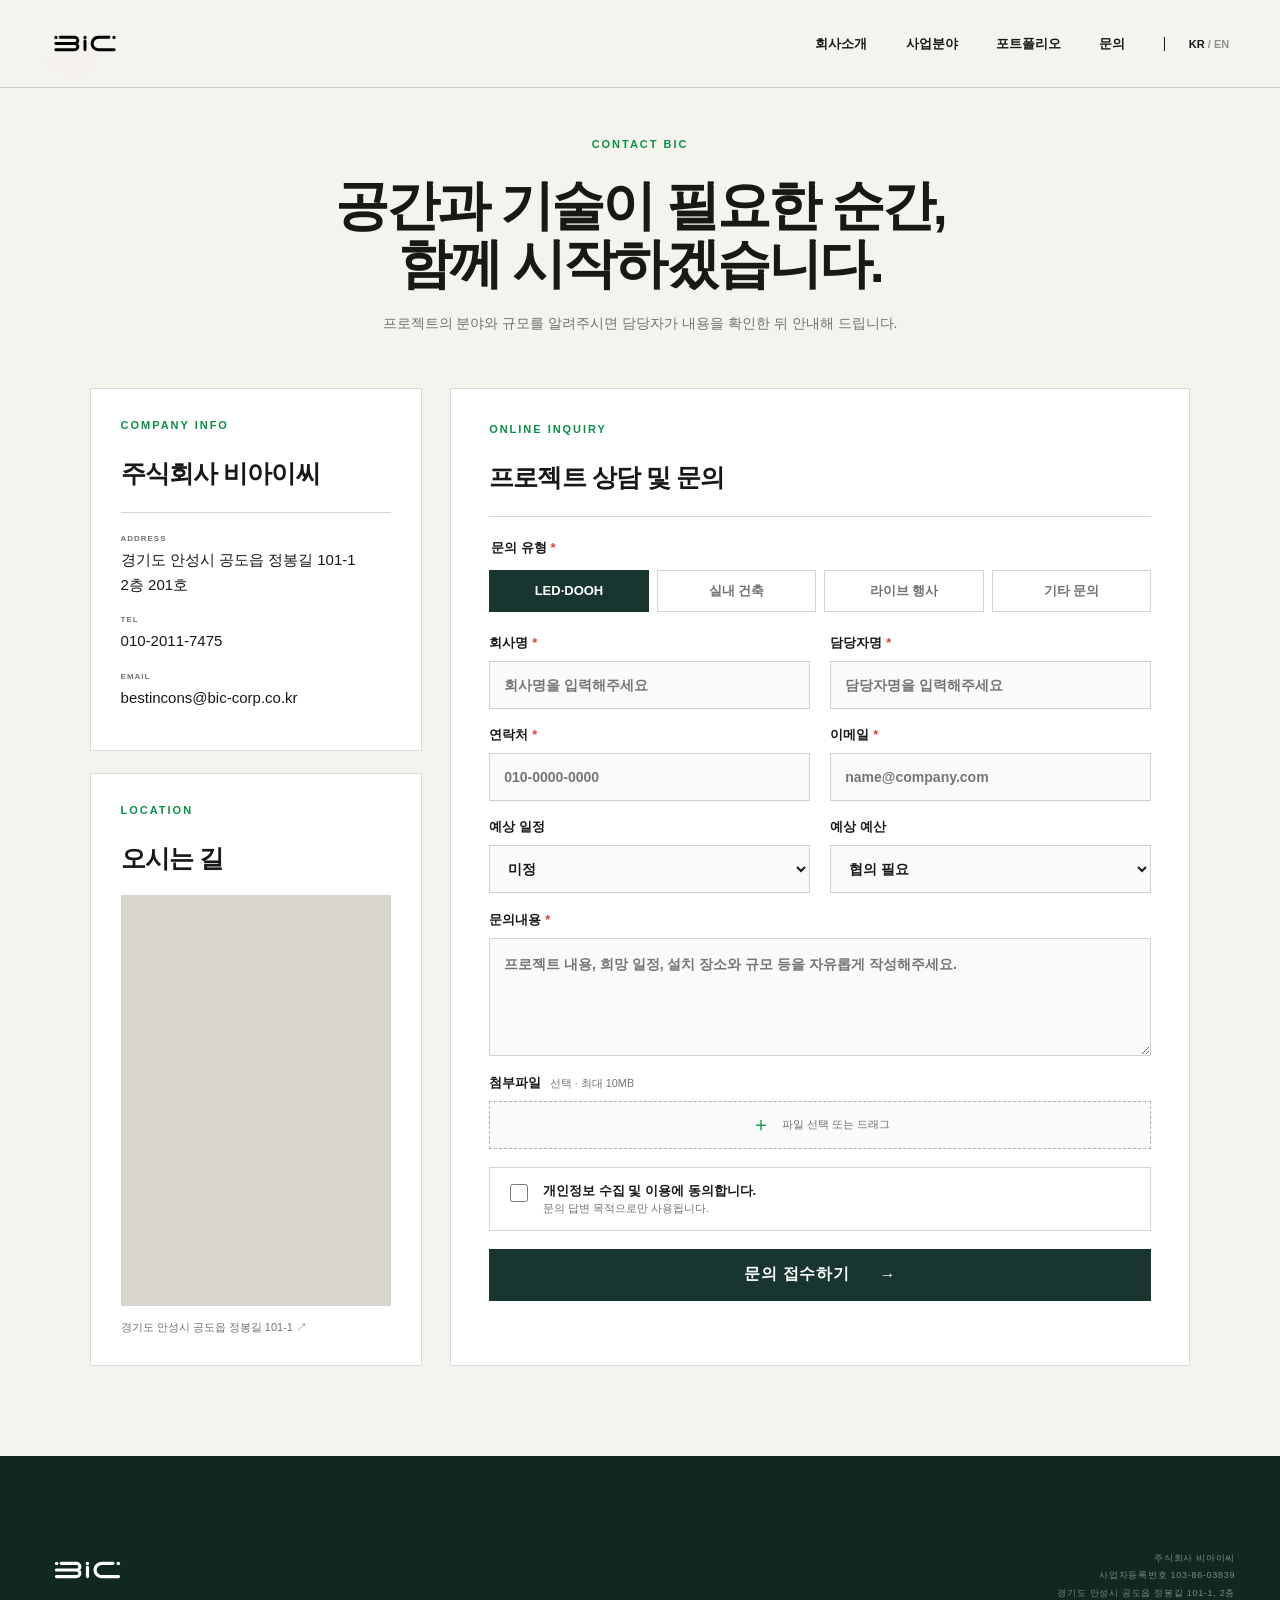
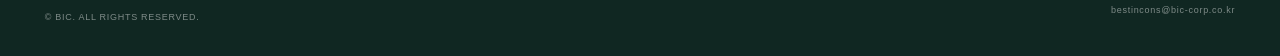
<file: contact.html>
<!doctype html>
<html lang="ko">
<head>
  <meta charset="UTF-8"><meta name="viewport" content="width=device-width, initial-scale=1.0">
  <meta name="description" content="BIC 프로젝트 문의"><title>문의하기 — BIC</title><link rel="stylesheet" href="styles.css">
</head>
<body class="subpage contact-page-body">
  <header class="site-header">
    <a class="brand" href="index.html" aria-label="BIC 홈"><img src="assets/bic-logo.svg" alt="BIC"></a>
    <button class="menu-button" type="button" aria-label="메뉴 열기" aria-expanded="false"><span></span><span></span></button>
    <nav class="nav" aria-label="주요 메뉴"><a href="about.html#about">회사소개</a><a href="business.html#business">사업분야</a><a href="portfolio.html">포트폴리오</a><a href="#contact-form" aria-current="page">문의</a><button class="lang" type="button">KR <span>/ EN</span></button></nav>
  </header>
  <main>
    <section class="contact-page section" id="contact-form">
      <div class="section-index">01</div>
      <div class="contact-page-heading reveal"><p class="kicker">CONTACT BIC</p><h1>공간과 기술이 필요한 순간,<br>함께 시작하겠습니다.</h1><p>프로젝트의 분야와 규모를 알려주시면 담당자가 내용을 확인한 뒤 안내해 드립니다.</p></div>
      <div class="contact-layout">
        <aside class="contact-sidebar reveal">
          <div class="contact-card"><p class="kicker">COMPANY INFO</p><h2>주식회사 비아이씨</h2><dl><div><dt>ADDRESS</dt><dd>경기도 안성시 공도읍 정봉길 101-1<br>2층 201호</dd></div><div><dt>TEL</dt><dd><a href="tel:01020117475">010-2011-7475</a></dd></div><div><dt>EMAIL</dt><dd><a href="mailto:bestincons@bic-corp.co.kr">bestincons@bic-corp.co.kr</a></dd></div></dl></div>
          <div class="location-card"><p class="kicker">LOCATION</p><h2>오시는 길</h2><div class="map-placeholder"><iframe src="https://www.google.com/maps?q=%EA%B2%BD%EA%B8%B0%EB%8F%84%20%EC%95%88%EC%84%B1%EC%8B%9C%20%EA%B3%B5%EB%8F%84%EC%9D%8D%20%EC%A0%95%EB%B4%89%EA%B8%B8%20101-1&amp;output=embed" title="주식회사 비아이씨 위치 지도" loading="lazy" referrerpolicy="no-referrer-when-downgrade" allowfullscreen></iframe></div><p><a href="https://www.google.com/maps/search/?api=1&amp;query=%EA%B2%BD%EA%B8%B0%EB%8F%84%20%EC%95%88%EC%84%B1%EC%8B%9C%20%EA%B3%B5%EB%8F%84%EC%9D%8D%20%EC%A0%95%EB%B4%89%EA%B8%B8%20101-1" target="_blank" rel="noopener">경기도 안성시 공도읍 정봉길 101-1 ↗</a></p></div>
        </aside>
        <form class="inquiry-form reveal">
          <div class="form-heading"><p class="kicker">ONLINE INQUIRY</p><h2>프로젝트 상담 및 문의</h2></div>
          <fieldset><legend>문의 유형 <em>*</em></legend><div class="inquiry-types"><label><input type="radio" name="type" value="led" checked><span>LED·DOOH</span></label><label><input type="radio" name="type" value="interior"><span>실내 건축</span></label><label><input type="radio" name="type" value="live"><span>라이브 행사</span></label><label><input type="radio" name="type" value="other"><span>기타 문의</span></label></div></fieldset>
          <div class="form-grid"><label>회사명 <em>*</em><input type="text" name="company" placeholder="회사명을 입력해주세요" required></label><label>담당자명 <em>*</em><input type="text" name="name" placeholder="담당자명을 입력해주세요" required></label><label>연락처 <em>*</em><input type="tel" name="phone" placeholder="010-0000-0000" required></label><label>이메일 <em>*</em><input type="email" name="email" placeholder="name@company.com" required></label><label>예상 일정<select name="schedule"><option>미정</option><option>1개월 이내</option><option>1~3개월</option><option>3개월 이후</option></select></label><label>예상 예산<select name="budget"><option>협의 필요</option><option>1천만원 미만</option><option>1천만원~5천만원</option><option>5천만원 이상</option></select></label></div>
          <label class="full-field">문의내용 <em>*</em><textarea name="message" rows="7" placeholder="프로젝트 내용, 희망 일정, 설치 장소와 규모 등을 자유롭게 작성해주세요." required></textarea></label>
          <label class="file-upload"><span class="file-title">첨부파일 <small>선택 · 최대 10MB</small></span><input type="file" name="attachments" accept=".pdf,.jpg,.jpeg,.png,.webp,.zip" multiple><span class="file-drop"><strong>＋</strong><span class="file-label">파일 선택 또는 드래그</span></span></label>
          <label class="privacy-check"><input type="checkbox" required><span>개인정보 수집 및 이용에 동의합니다. <small>문의 답변 목적으로만 사용됩니다.</small></span></label>
          <button class="submit-inquiry" type="submit">문의 접수하기 <span>→</span></button><p class="form-notice" aria-live="polite"></p>
        </form>
      </div>
    </section>
  </main>
<footer><div class="footer-brand"><img src="assets/bic-logo.svg" alt="BIC"><span>© BIC. ALL RIGHTS RESERVED.</span></div><div class="footer-info"><p>주식회사 비아이씨</p><p>사업자등록번호 103-86-03839</p><p>경기도 안성시 공도읍 정봉길 101-1, 2층</p><p><a href="mailto:bestincons@bic-corp.co.kr">bestincons@bic-corp.co.kr</a></p></div></footer>
  <script src="script.js?v=20260824-en1"></script>
</body>
</html>
</file>
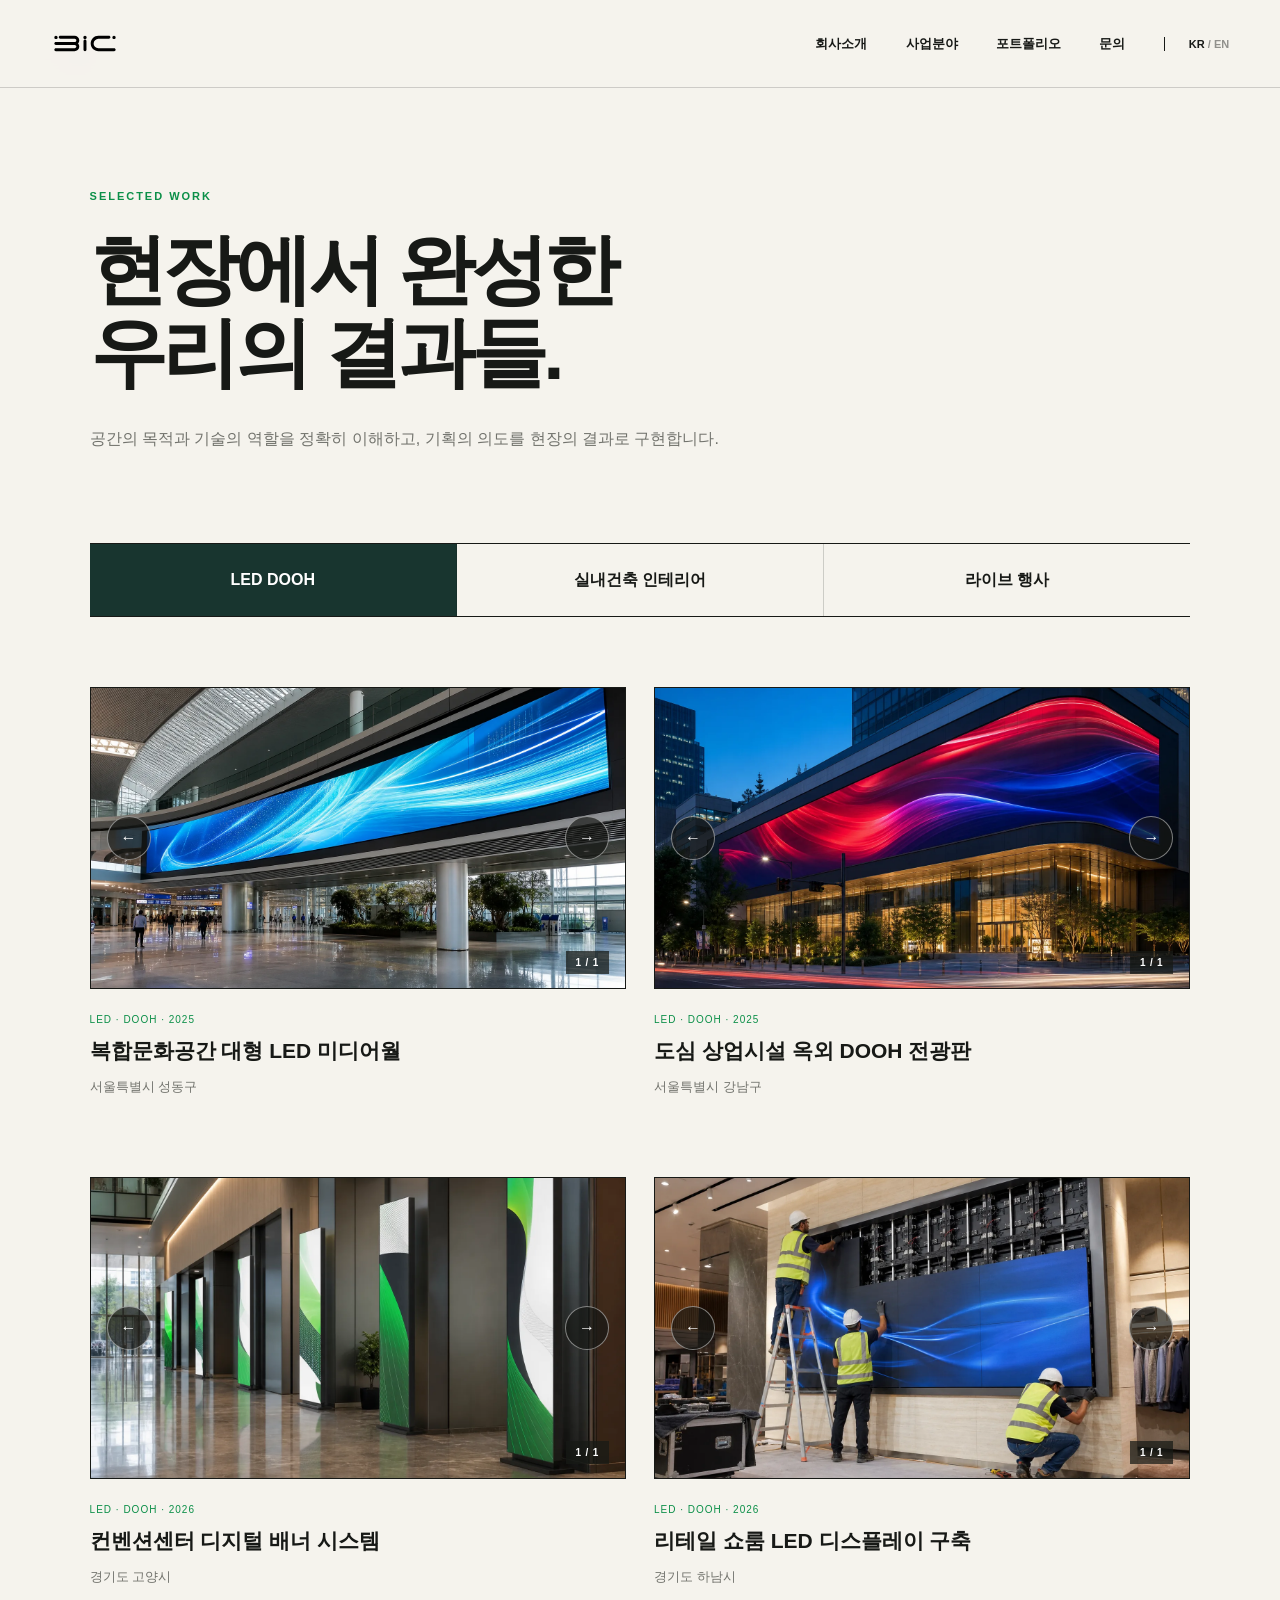
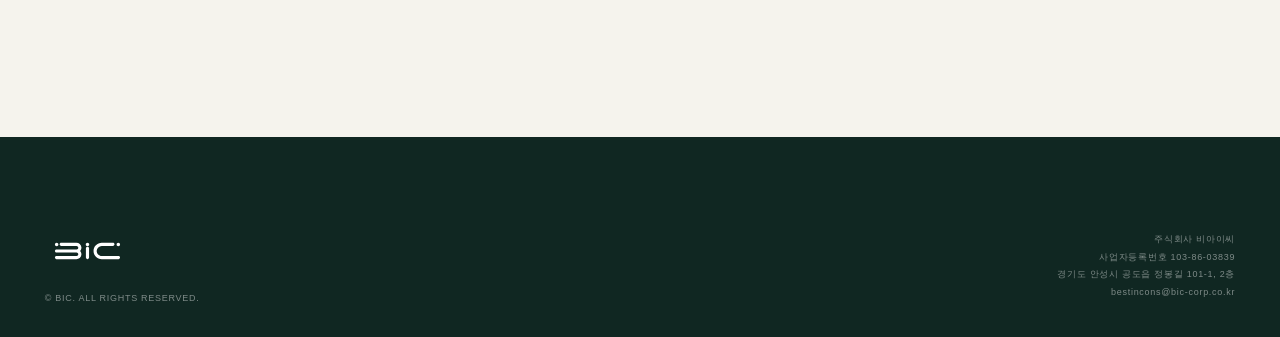
<file: portfolio.html>
<!doctype html>
<html lang="ko">
<head>
  <meta charset="UTF-8"><meta name="viewport" content="width=device-width, initial-scale=1.0">
  <meta name="description" content="BIC 포트폴리오"><title>포트폴리오 — BIC</title><link rel="stylesheet" href="styles.css">
</head>
<body class="subpage">
  <header class="site-header">
    <a class="brand" href="index.html" aria-label="BIC 홈"><img src="assets/bic-logo.svg" alt="BIC"></a>
    <button class="menu-button" type="button" aria-label="메뉴 열기" aria-expanded="false"><span></span><span></span></button>
    <nav class="nav" aria-label="주요 메뉴"><a href="about.html#about">회사소개</a><a href="business.html#business">사업분야</a><a href="#portfolio" aria-current="page">포트폴리오</a><a href="contact.html">문의</a><button class="lang" type="button">KR <span>/ EN</span></button></nav>
  </header>
  <main>
    <section class="portfolio-page section" id="portfolio">
      <div class="section-index">01</div>
      <div class="portfolio-heading reveal"><p class="kicker">SELECTED WORK</p><h1>현장에서 완성한<br>우리의 결과들.</h1><p>공간의 목적과 기술의 역할을 정확히 이해하고, 기획의 의도를 현장의 결과로 구현합니다.</p></div>
      <div class="portfolio-tabs reveal" role="tablist" aria-label="포트폴리오 분류">
        <button class="portfolio-tab active" type="button" data-filter="led" aria-pressed="true">LED DOOH</button>
        <button class="portfolio-tab" type="button" data-filter="interior" aria-pressed="false">실내건축 인테리어</button>
        <button class="portfolio-tab" type="button" data-filter="live" aria-pressed="false">라이브 행사</button>
      </div>
      <div class="portfolio-grid reveal">
        <article class="project-card" data-category="led"><div class="project-slider" aria-label="복합문화공간 대형 LED 미디어월 사진"><div class="project-slides"><img src="assets/led-portfolio/project-led-01.webp" alt="복합문화공간 대형 LED 미디어월"></div><button class="slider-prev" type="button" aria-label="이전 사진">←</button><button class="slider-next" type="button" aria-label="다음 사진">→</button><span class="slider-count" aria-live="polite">1 / 1</span></div><div><small>LED · DOOH · 2025</small><h2>복합문화공간 대형 LED 미디어월</h2><p class="project-location">서울특별시 성동구</p></div></article>
        <article class="project-card" data-category="led"><div class="project-slider" aria-label="도심 상업시설 옥외 DOOH 전광판 사진"><div class="project-slides"><img src="assets/led-portfolio/project-led-02.webp" alt="도심 상업시설 옥외 DOOH 전광판"></div><button class="slider-prev" type="button" aria-label="이전 사진">←</button><button class="slider-next" type="button" aria-label="다음 사진">→</button><span class="slider-count" aria-live="polite">1 / 1</span></div><div><small>LED · DOOH · 2025</small><h2>도심 상업시설 옥외 DOOH 전광판</h2><p class="project-location">서울특별시 강남구</p></div></article>
        <article class="project-card" data-category="led"><div class="project-slider" aria-label="컨벤션센터 디지털 배너 시스템 사진"><div class="project-slides"><img src="assets/led-portfolio/project-led-03.webp" alt="컨벤션센터 디지털 배너 시스템"></div><button class="slider-prev" type="button" aria-label="이전 사진">←</button><button class="slider-next" type="button" aria-label="다음 사진">→</button><span class="slider-count" aria-live="polite">1 / 1</span></div><div><small>LED · DOOH · 2026</small><h2>컨벤션센터 디지털 배너 시스템</h2><p class="project-location">경기도 고양시</p></div></article>
        <article class="project-card" data-category="led"><div class="project-slider" aria-label="리테일 쇼룸 LED 디스플레이 구축 사진"><div class="project-slides"><img src="assets/led-portfolio/project-led-04.webp" alt="리테일 쇼룸 LED 디스플레이 구축"></div><button class="slider-prev" type="button" aria-label="이전 사진">←</button><button class="slider-next" type="button" aria-label="다음 사진">→</button><span class="slider-count" aria-live="polite">1 / 1</span></div><div><small>LED · DOOH · 2026</small><h2>리테일 쇼룸 LED 디스플레이 구축</h2><p class="project-location">경기도 하남시</p></div></article>
        <article class="project-card interior-project" data-category="interior" data-interior-project="01"><div class="interior-stage-tabs" role="tablist" aria-label="무인카페 작업 단계"><button type="button" data-stage="3d">3D DESIGN</button><button type="button" data-stage="construction">CONSTRUCTION</button><button type="button" data-stage="completed">COMPLETED</button></div><div class="project-slider" aria-label="무인카페 인테리어 프로젝트 사진"><div class="project-slides"></div><button class="slider-prev" type="button" aria-label="이전 사진">←</button><button class="slider-next" type="button" aria-label="다음 사진">→</button><span class="slider-count" aria-live="polite"></span></div><div><small>INTERIOR PROJECT</small><h2>무인카페</h2><p class="project-location">경기 군포시 당동</p></div></article>
        <article class="project-card interior-project" data-category="interior" data-interior-project="03"><div class="interior-stage-tabs" role="tablist" aria-label="성수 크리에이티브 오피스 작업 단계"><button type="button" data-stage="construction">CONSTRUCTION</button><button type="button" data-stage="completed">COMPLETED</button></div><div class="project-slider" aria-label="성수 크리에이티브 오피스 인테리어 프로젝트 사진"><div class="project-slides"></div><button class="slider-prev" type="button" aria-label="이전 사진">←</button><button class="slider-next" type="button" aria-label="다음 사진">→</button><span class="slider-count" aria-live="polite"></span></div><div><small>INTERIOR PROJECT</small><h2>성수 크리에이티브 오피스</h2><p class="project-location">서울특별시 성동구 성수동</p></div></article>
        <article class="project-card interior-project" data-category="interior" data-interior-project="04"><div class="interior-stage-tabs" role="tablist" aria-label="평택 비전동 건물관리 회사 작업 단계"><button type="button" data-stage="construction">CONSTRUCTION</button><button type="button" data-stage="completed">COMPLETED</button></div><div class="project-slider" aria-label="평택 비전동 건물관리 회사 인테리어 프로젝트 사진"><div class="project-slides"></div><button class="slider-prev" type="button" aria-label="이전 사진">←</button><button class="slider-next" type="button" aria-label="다음 사진">→</button><span class="slider-count" aria-live="polite"></span></div><div><small>INTERIOR PROJECT</small><h2>건물관리 회사 오피스</h2><p class="project-location">경기도 평택시 비전동</p></div></article>
        <article class="project-card interior-project" data-category="interior" data-interior-project="05"><div class="interior-stage-tabs" role="tablist" aria-label="등갈비에 꼬치다 작업 단계"><button type="button" data-stage="completed">COMPLETED</button></div><div class="project-slider" aria-label="등갈비에 꼬치다 인테리어 완공 사진"><div class="project-slides"></div><button class="slider-prev" type="button" aria-label="이전 사진">←</button><button class="slider-next" type="button" aria-label="다음 사진">→</button><span class="slider-count" aria-live="polite"></span></div><div><small>INTERIOR PROJECT</small><h2>등갈비에 꼬치다</h2><p class="project-location">프랜차이즈</p></div></article>
        <article class="project-card interior-project" data-category="interior" data-interior-project="06"><div class="interior-stage-tabs" role="tablist" aria-label="덮밥장사장 작업 단계"><button type="button" data-stage="completed">COMPLETED</button></div><div class="project-slider" aria-label="덮밥장사장 인테리어 완공 사진"><div class="project-slides"></div><button class="slider-prev" type="button" aria-label="이전 사진">←</button><button class="slider-next" type="button" aria-label="다음 사진">→</button><span class="slider-count" aria-live="polite"></span></div><div><small>INTERIOR PROJECT</small><h2>덮밥장사장</h2><p class="project-location">프랜차이즈</p></div></article>
        <article class="project-card interior-project" data-category="interior" data-interior-project="07"><div class="interior-stage-tabs" role="tablist" aria-label="국밥도 작업 단계"><button type="button" data-stage="completed">COMPLETED</button></div><div class="project-slider" aria-label="국밥도 인테리어 완공 사진"><div class="project-slides"></div><button class="slider-prev" type="button" aria-label="이전 사진">←</button><button class="slider-next" type="button" aria-label="다음 사진">→</button><span class="slider-count" aria-live="polite"></span></div><div><small>INTERIOR PROJECT</small><h2>국밥도</h2><p class="project-location">프랜차이즈</p></div></article>
        <article class="project-card interior-project" data-category="interior" data-interior-project="08"><div class="interior-stage-tabs" role="tablist" aria-label="팝업 행사 설치 작업 단계"><button type="button" data-stage="completed">COMPLETED</button></div><div class="project-slider" aria-label="팝업 행사 설치 완공 사진"><div class="project-slides"></div><button class="slider-prev" type="button" aria-label="이전 사진">←</button><button class="slider-next" type="button" aria-label="다음 사진">→</button><span class="slider-count" aria-live="polite"></span></div><div><small>INTERIOR PROJECT</small><h2>팝업 행사 설치</h2><p class="project-location">팝업 행사</p></div></article>
        <article class="project-card" data-category="live"><div class="project-slider" aria-label="외교부 아세안회의 국제 컨퍼런스 사진"><div class="project-slides"><img src="assets/live-slides/project-01-01.webp" alt="외교부 아세안회의 국제 컨퍼런스 현장 1"><img src="assets/live-slides/project-01-02.webp" alt="외교부 아세안회의 국제 컨퍼런스 현장 2" loading="lazy"><img src="assets/live-slides/project-01-03.webp" alt="외교부 아세안회의 국제 컨퍼런스 현장 3" loading="lazy"><img src="assets/live-slides/project-01-04.webp" alt="외교부 아세안회의 국제 컨퍼런스 현장 4" loading="lazy"><img src="assets/live-slides/project-01-05.webp" alt="외교부 아세안회의 국제 컨퍼런스 현장 5" loading="lazy"><img src="assets/live-slides/project-01-06.webp" alt="외교부 아세안회의 국제 컨퍼런스 현장 6" loading="lazy"><img src="assets/live-slides/project-01-07.webp" alt="외교부 아세안회의 국제 컨퍼런스 현장 7" loading="lazy"></div><button class="slider-prev" type="button" aria-label="이전 사진">←</button><button class="slider-next" type="button" aria-label="다음 사진">→</button><span class="slider-count" aria-live="polite">1 / 7</span></div><div><small>LIVE EVENT · 2022.06.15 / 07.01</small><h2>외교부 아세안회의 국제 컨퍼런스</h2><p>LIVE 01</p><ul class="project-details"><li>신라호텔 영빈관</li><li>전체 음향, 모니터, 카메라, 양방향 국제회의 및 통역 시스템</li></ul></div></article>
        <article class="project-card" data-category="live"><div class="project-slider" aria-label="한국 파스퇴르 연구소 세미나 사진"><div class="project-slides"><img src="assets/live-slides/project-02-01.webp" alt="한국 파스퇴르 연구소 세미나 현장 1"><img src="assets/live-slides/project-02-02.webp" alt="한국 파스퇴르 연구소 세미나 현장 2" loading="lazy"><img src="assets/live-slides/project-02-03.webp" alt="한국 파스퇴르 연구소 세미나 현장 3" loading="lazy"><img src="assets/live-slides/project-02-04.webp" alt="한국 파스퇴르 연구소 세미나 현장 4" loading="lazy"><img src="assets/live-slides/project-02-05.webp" alt="한국 파스퇴르 연구소 세미나 현장 5" loading="lazy"><img src="assets/live-slides/project-02-06.webp" alt="한국 파스퇴르 연구소 세미나 현장 6" loading="lazy"><img src="assets/live-slides/project-02-07.webp" alt="한국 파스퇴르 연구소 세미나 현장 7" loading="lazy"></div><button class="slider-prev" type="button" aria-label="이전 사진">←</button><button class="slider-next" type="button" aria-label="다음 사진">→</button><span class="slider-count" aria-live="polite">1 / 7</span></div><div><small>LIVE EVENT · 2022.12.14</small><h2>한국 파스퇴르 연구소 세미나</h2><p>LIVE 02</p><ul class="project-details"><li>판교 파스퇴르 본사</li><li>음향·영상 시스템, 국제 화상회의 양방향 송출 및 프레젠테이션</li></ul></div></article>
        <article class="project-card" data-category="live"><div class="project-slider" aria-label="한국언론진흥재단 AI 빅데이터 컨퍼런스 사진"><div class="project-slides"><img src="assets/live-slides/project-03-01.webp" alt="AI 빅데이터 컨퍼런스 현장 1"><img src="assets/live-slides/project-03-02.webp" alt="AI 빅데이터 컨퍼런스 현장 2" loading="lazy"><img src="assets/live-slides/project-03-03.webp" alt="AI 빅데이터 컨퍼런스 현장 3" loading="lazy"></div><button class="slider-prev" type="button" aria-label="이전 사진">←</button><button class="slider-next" type="button" aria-label="다음 사진">→</button><span class="slider-count" aria-live="polite">1 / 3</span></div><div><small>LIVE EVENT · 2023.12.06</small><h2>한국언론진흥재단 AI 빅데이터 컨퍼런스</h2><p>LIVE 03</p><ul class="project-details"><li>프레스센터 20층 국제회의장</li><li>음향·영상 시스템, 전광판 설치, PPT 동시 송출 및 프레젠테이션</li></ul></div></article>
        <article class="project-card" data-category="live"><div class="project-slider" aria-label="Gate.io 2024 Spring VIP Party 사진"><div class="project-slides"><img src="assets/live-slides/project-04-01.webp" alt="Gate.io Spring VIP Party 현장 1"><img src="assets/live-slides/project-04-02.webp" alt="Gate.io Spring VIP Party 현장 2" loading="lazy"><img src="assets/live-slides/project-04-03.webp" alt="Gate.io Spring VIP Party 현장 3" loading="lazy"><img src="assets/live-slides/project-04-04.webp" alt="Gate.io Spring VIP Party 현장 4" loading="lazy"><img src="assets/live-slides/project-04-05.webp" alt="Gate.io Spring VIP Party 현장 5" loading="lazy"><img src="assets/live-slides/project-04-06.webp" alt="Gate.io Spring VIP Party 현장 6" loading="lazy"></div><button class="slider-prev" type="button" aria-label="이전 사진">←</button><button class="slider-next" type="button" aria-label="다음 사진">→</button><span class="slider-count" aria-live="polite">1 / 6</span></div><div><small>LIVE EVENT · 2024.06.28</small><h2>Gate.io 2024 Spring VIP Party in Korea</h2><p>LIVE 04</p><ul class="project-details"><li>워커힐 호텔 애스톤하우스</li><li>음향·전광판, 촬영, 진행 인력, 구조물·부스·백월 설치</li></ul></div></article>
        <article class="project-card" data-category="live"><div class="project-slider" aria-label="BBB Korea 인천공항 캠페인 사진"><div class="project-slides"><img src="assets/live-slides/project-05-01.webp" alt="BBB Korea 인천공항 캠페인 현장 1"><img src="assets/live-slides/project-05-02.webp" alt="BBB Korea 인천공항 캠페인 현장 2" loading="lazy"><img src="assets/live-slides/project-05-03.webp" alt="BBB Korea 인천공항 캠페인 현장 3" loading="lazy"><img src="assets/live-slides/project-05-04.webp" alt="BBB Korea 인천공항 캠페인 현장 4" loading="lazy"><img src="assets/live-slides/project-05-05.webp" alt="BBB Korea 인천공항 캠페인 현장 5" loading="lazy"></div><button class="slider-prev" type="button" aria-label="이전 사진">←</button><button class="slider-next" type="button" aria-label="다음 사진">→</button><span class="slider-count" aria-live="polite">1 / 5</span></div><div><small>LIVE EVENT · 2024.08.20</small><h2>BBB Korea 인천공항 캠페인</h2><p>LIVE 05</p><ul class="project-details"><li>인천공항 도심공항터미널</li><li>캠페인 부스·백월 제작, 촬영, 운영 인력 및 키오스크 대여</li></ul></div></article>
        <article class="project-card" data-category="live"><div class="project-slider" aria-label="Gate.io 2024 Summer VIP Party 사진"><div class="project-slides"><img src="assets/live-slides/project-06-01.webp" alt="Gate.io Summer VIP Party 현장 1"><img src="assets/live-slides/project-06-02.webp" alt="Gate.io Summer VIP Party 현장 2" loading="lazy"><img src="assets/live-slides/project-06-03.webp" alt="Gate.io Summer VIP Party 현장 3" loading="lazy"></div><button class="slider-prev" type="button" aria-label="이전 사진">←</button><button class="slider-next" type="button" aria-label="다음 사진">→</button><span class="slider-count" aria-live="polite">1 / 3</span></div><div><small>LIVE EVENT · 2024.09.05</small><h2>Gate.io 2024 Summer VIP Party in Korea</h2><p>LIVE 06</p><ul class="project-details"><li>크레스톤72 Glass Hall</li><li>음향·전광판, 실시간 촬영, 진행 인력, DJ·조명·안개효과</li></ul></div></article>
        <article class="project-card" data-category="live"><div class="project-slider" aria-label="랑콤 압솔뤼 롱제비티 라인 론칭 행사 사진"><div class="project-slides"><img src="assets/live-slides/project-07-01.webp" alt="랑콤 론칭 행사 현장 1"><img src="assets/live-slides/project-07-02.webp" alt="랑콤 론칭 행사 현장 2" loading="lazy"><img src="assets/live-slides/project-07-03.webp" alt="랑콤 론칭 행사 현장 3" loading="lazy"><img src="assets/live-slides/project-07-04.webp" alt="랑콤 론칭 행사 현장 4" loading="lazy"><img src="assets/live-slides/project-07-05.webp" alt="랑콤 론칭 행사 현장 5" loading="lazy"><img src="assets/live-slides/project-07-06.webp" alt="랑콤 론칭 행사 현장 6" loading="lazy"><img src="assets/live-slides/project-07-07.webp" alt="랑콤 론칭 행사 현장 7" loading="lazy"></div><button class="slider-prev" type="button" aria-label="이전 사진">←</button><button class="slider-next" type="button" aria-label="다음 사진">→</button><span class="slider-count" aria-live="polite">1 / 7</span></div><div><small>LIVE EVENT · 2025.01.15</small><h2>LANCOME 압솔뤼 롱제비티 라인 론칭 행사</h2><p>LIVE 07</p><ul class="project-details"><li>푸투라 서울</li><li>3개 언어 실시간 통역, 촬영·스트리밍, 프롬프트 및 현장 운영</li></ul></div></article>
        <article class="project-card" data-category="live"><div class="project-slider" aria-label="주한외교단 K-Local Pavilion 지자체 홍보 사진"><div class="project-slides"><img src="assets/live-slides/project-08-01.webp" alt="K-Local Pavilion 행사 현장 1"><img src="assets/live-slides/project-08-02.webp" alt="K-Local Pavilion 행사 현장 2" loading="lazy"><img src="assets/live-slides/project-08-03.webp" alt="K-Local Pavilion 행사 현장 3" loading="lazy"></div><button class="slider-prev" type="button" aria-label="이전 사진">←</button><button class="slider-next" type="button" aria-label="다음 사진">→</button><span class="slider-count" aria-live="polite">1 / 3</span></div><div><small>LIVE EVENT · 2024.06.28 / 2025.12.05</small><h2>주한외교단 K-Local Pavilion 지자체 홍보</h2><p>LIVE 08</p><ul class="project-details"><li>신라호텔 영빈관</li><li>스크린·포토부스·백월 제작, 촬영, MC 및 특산품·기념품 준비</li></ul></div></article>
        <article class="project-card" data-category="live"><div class="project-slider" aria-label="디즈니 동시통역 라이브 행사 사진"><div class="project-slides"><img src="assets/live-slides/project-09-01.webp" alt="디즈니 동시통역 라이브 행사 현장 1"><img src="assets/live-slides/project-09-02.webp" alt="디즈니 동시통역 라이브 행사 현장 2" loading="lazy"><img src="assets/live-slides/project-09-03.webp" alt="디즈니 동시통역 라이브 행사 현장 3" loading="lazy"><img src="assets/live-slides/project-09-04.webp" alt="디즈니 동시통역 라이브 행사 현장 4" loading="lazy"><img src="assets/live-slides/project-09-05.webp" alt="디즈니 동시통역 라이브 행사 현장 5" loading="lazy"></div><button class="slider-prev" type="button" aria-label="이전 사진">←</button><button class="slider-next" type="button" aria-label="다음 사진">→</button><span class="slider-count" aria-live="polite">1 / 5</span></div><div><small>LIVE EVENT</small><h2>디즈니 동시통역 라이브 행사</h2><p>LIVE 09</p><ul class="project-details"><li>서울 행사장</li><li>동시통역, 다중 카메라 촬영, 음향 믹싱 및 현장 기술 운영</li></ul></div></article>
        <article class="project-card" data-category="live"><div class="project-slider" aria-label="외교부 제12차 FEALAC 사이버사무국 워크숍 사진"><div class="project-slides"><img src="assets/live-slides/project-10-01.webp" alt="FEALAC 사이버사무국 워크숍 현장 1"><img src="assets/live-slides/project-10-02.webp" alt="FEALAC 사이버사무국 워크숍 현장 2" loading="lazy"><img src="assets/live-slides/project-10-03.webp" alt="FEALAC 사이버사무국 워크숍 현장 3" loading="lazy"><img src="assets/live-slides/project-10-04.webp" alt="FEALAC 사이버사무국 워크숍 현장 4" loading="lazy"><img src="assets/live-slides/project-10-05.webp" alt="FEALAC 사이버사무국 워크숍 현장 5" loading="lazy"><img src="assets/live-slides/project-10-06.webp" alt="FEALAC 사이버사무국 워크숍 현장 6" loading="lazy"><img src="assets/live-slides/project-10-07.webp" alt="FEALAC 사이버사무국 워크숍 현장 7" loading="lazy"></div><button class="slider-prev" type="button" aria-label="이전 사진">←</button><button class="slider-next" type="button" aria-label="다음 사진">→</button><span class="slider-count" aria-live="polite">1 / 7</span></div><div><small>LIVE EVENT</small><h2>외교부 제12차 FEALAC 사이버사무국 워크숍</h2><p>LIVE 10</p><ul class="project-details"><li>포시즌스 호텔 서울</li><li>국제회의 음향·영상, 회의용 마이크, 모니터 및 현장 운영</li></ul></div></article>
        <article class="project-card" data-category="live"><div class="project-slider" aria-label="외교부 차세대 청년 네트워크 사진"><div class="project-slides"><img src="assets/live-slides/project-11-01.webp" alt="외교부 차세대 청년 네트워크 현장 1"><img src="assets/live-slides/project-11-02.webp" alt="외교부 차세대 청년 네트워크 현장 2" loading="lazy"><img src="assets/live-slides/project-11-03.webp" alt="외교부 차세대 청년 네트워크 현장 3" loading="lazy"><img src="assets/live-slides/project-11-04.webp" alt="외교부 차세대 청년 네트워크 현장 4" loading="lazy"></div><button class="slider-prev" type="button" aria-label="이전 사진">←</button><button class="slider-next" type="button" aria-label="다음 사진">→</button><span class="slider-count" aria-live="polite">1 / 4</span></div><div><small>LIVE EVENT</small><h2>외교부 차세대 청년 네트워크</h2><p>LIVE 11</p><ul class="project-details"><li>외교부 청사</li><li>무대·객석 구성, 대형 모니터, 음향 시스템 및 현장 기술 지원</li></ul></div></article>
        <article class="project-card" data-category="live"><div class="project-slider" aria-label="외교부 한·아세안 과학기술위원회 회의 사진"><div class="project-slides"><img src="assets/live-slides/project-12-01.webp" alt="외교부 한·아세안 과학기술위원회 회의 현장 1"><img src="assets/live-slides/project-12-02.webp" alt="외교부 한·아세안 과학기술위원회 회의 현장 2" loading="lazy"><img src="assets/live-slides/project-12-03.webp" alt="외교부 한·아세안 과학기술위원회 회의 현장 3" loading="lazy"><img src="assets/live-slides/project-12-04.webp" alt="외교부 한·아세안 과학기술위원회 회의 현장 4" loading="lazy"></div><button class="slider-prev" type="button" aria-label="이전 사진">←</button><button class="slider-next" type="button" aria-label="다음 사진">→</button><span class="slider-count" aria-live="polite">1 / 4</span></div><div><small>LIVE EVENT</small><h2>외교부 한·아세안 과학기술위원회 회의</h2><p>LIVE 12</p><ul class="project-details"><li>JW 메리어트 호텔 서울</li><li>국제회의 음향·영상, 다중 카메라 촬영, 모니터 및 원격 송출</li></ul></div></article>
      </div>
    </section>
  </main>
<footer><div class="footer-brand"><img src="assets/bic-logo.svg" alt="BIC"><span>© BIC. ALL RIGHTS RESERVED.</span></div><div class="footer-info"><p>주식회사 비아이씨</p><p>사업자등록번호 103-86-03839</p><p>경기도 안성시 공도읍 정봉길 101-1, 2층</p><p><a href="mailto:bestincons@bic-corp.co.kr">bestincons@bic-corp.co.kr</a></p></div></footer>
    <script src="script.js?v=20260824-en1"></script>
</body>
</html>
</file>
<file: styles.css>
:root {
  --paper: #e9e6de;
  --paper-light: #f5f3ed;
  --ink: #171916;
  --muted: #72736d;
  --line: rgba(23, 25, 22, .18);
  --green: #0b8f48;
  --red: #d64235;
}

* { box-sizing: border-box; }
html { scroll-behavior: smooth; }
body { margin: 0; background: var(--paper); color: var(--ink); font-family: "Noto Sans KR", "Apple SD Gothic Neo", Arial, sans-serif; font-size: 16px; word-break: keep-all; }
a { color: inherit; text-decoration: none; }
button { color: inherit; font: inherit; }
.site-header { position: fixed; inset: 0 0 auto; z-index: 50; height: 88px; display: flex; align-items: center; justify-content: space-between; padding: 0 3.5vw; border-bottom: 1px solid rgba(255,255,255,.16); color: #fff; transition: .3s ease; }
.site-header.scrolled { height: 72px; background: rgba(233,230,222,.94); backdrop-filter: blur(14px); color: var(--ink); border-color: var(--line); }
.brand { width: 82px; height: 40px; display: flex; align-items: center; overflow: hidden; }
.brand img { width: 80px; filter: invert(1); transition: .3s; }
.site-header.scrolled .brand img { filter: none; }
.nav { display: flex; align-items: center; gap: clamp(22px, 3vw, 54px); font-size: 13px; font-weight: 600; }
.nav a { position: relative; }
.nav a::after { content: ""; position: absolute; left: 0; bottom: -8px; width: 0; height: 2px; background: var(--red); transition: width .25s; }
.nav a:hover::after { width: 100%; }
.lang { border: 0; border-left: 1px solid currentColor; background: none; padding-left: 24px; cursor: pointer; font-size: 11px; }
.lang span { opacity: .45; }
.menu-button { display: none; }

.hero { min-height: 100vh; position: relative; overflow: hidden; padding: 180px 7vw 64px; display: flex; align-items: flex-end; justify-content: space-between; color: #f4f2ea; background: #18352f; }
.hero::before { content: ""; position: absolute; width: 58vw; height: 58vw; right: -10vw; top: -18vw; border: 1px solid rgba(255,255,255,.12); border-radius: 50%; }
.hero::after { content: ""; position: absolute; width: 34vw; height: 34vw; right: 8vw; top: 4vw; border: 1px solid rgba(255,255,255,.08); border-radius: 50%; }
.hero-noise { position: absolute; inset: 0; opacity: .16; background-image: url("data:image/svg+xml,%3Csvg viewBox='0 0 180 180' xmlns='http://www.w3.org/2000/svg'%3E%3Cfilter id='n'%3E%3CfeTurbulence type='fractalNoise' baseFrequency='.9' numOctaves='3' stitchTiles='stitch'/%3E%3C/filter%3E%3Crect width='100%25' height='100%25' filter='url(%23n)' opacity='.28'/%3E%3C/svg%3E"); mix-blend-mode: soft-light; }
.hero-copy, .hero-aside, .scroll { position: relative; z-index: 2; }
.eyebrow, .kicker { margin: 0 0 26px; font-size: 11px; font-weight: 700; letter-spacing: .18em; }
.eyebrow { display: flex; align-items: center; gap: 10px; color: rgba(255,255,255,.66); }
.eyebrow span { width: 7px; height: 7px; background: var(--green); border-radius: 50%; }
.hero h1 { margin: 0; font-size: clamp(52px, 7.5vw, 122px); line-height: .98; letter-spacing: -.055em; font-weight: 700; }
.hero h1 em { color: rgba(255,255,255,.72); font-style: normal; }
.hero-description { margin: 38px 0 0; color: rgba(255,255,255,.7); font-size: 15px; line-height: 1.85; }
.hero-aside { align-self: center; margin-top: 150px; padding-left: 22px; border-left: 1px solid rgba(255,255,255,.34); font-size: 11px; line-height: 1.8; letter-spacing: .08em; }
.hero-aside span { color: var(--red); font-weight: 700; }
.hero-aside p { margin: 16px 0 0; }
.scroll { position: absolute; right: 3.5vw; bottom: 44px; display: flex; align-items: center; gap: 12px; font-size: 9px; letter-spacing: .2em; transform: rotate(90deg); transform-origin: right; }
.scroll i { display: block; width: 64px; height: 1px; background: rgba(255,255,255,.45); }

.section { position: relative; padding: 150px 7vw; }
.section-index { position: absolute; top: 54px; left: 3.5vw; font: 600 10px/1 Arial; }
.section-index::before { content: ""; display: inline-block; width: 22px; height: 1px; margin-right: 8px; vertical-align: middle; background: var(--red); }
.intro { min-height: 820px; display: grid; grid-template-columns: 1fr 1fr; gap: 10vw; background: var(--paper-light); }
.kicker { color: var(--green); }
.intro h2, .section-heading h2, .featured h2, .contact h2 { margin: 0; font-size: clamp(38px, 4.7vw, 72px); line-height: 1.12; letter-spacing: -.045em; }
.intro-copy > p:not(.kicker) { max-width: 490px; margin: 44px 0 34px; color: var(--muted); font-size: 15px; line-height: 1.9; }
.text-link { display: inline-flex; gap: 46px; align-items: center; padding: 12px 0; border-bottom: 1px solid var(--ink); font-size: 13px; font-weight: 700; }
.text-link span { color: var(--red); }
.company-facts { margin: 50px 0 0; border-top: 1px solid var(--line); }
.company-facts div { display: grid; grid-template-columns: 130px 1fr; padding: 12px 0; border-bottom: 1px solid var(--line); font-size: 11px; }
.company-facts dt { color: var(--muted); }
.company-facts dd { margin: 0; font-weight: 600; }
.intro-grid { display: grid; grid-template-columns: repeat(2, 1fr); align-self: end; border-top: 1px solid var(--line); border-left: 1px solid var(--line); }
.intro-grid a { min-height: 200px; padding: 22px; display: flex; flex-direction: column; border-right: 1px solid var(--line); border-bottom: 1px solid var(--line); transition: background .25s, color .25s; }
.intro-grid a:hover { background: var(--ink); color: #fff; }
.intro-grid small { color: var(--red); font: 600 10px Arial; }
.intro-grid strong { margin-top: auto; font-size: 20px; }
.intro-grid span { margin-top: 6px; color: var(--muted); font-size: 10px; text-transform: uppercase; letter-spacing: .1em; }
.company-image { position: relative; min-height: 520px; align-self: stretch; overflow: hidden; background: #22241f; }
.company-image img { width: 100%; height: 100%; display: block; object-fit: cover; filter: saturate(.62) contrast(1.04); transition: transform .7s ease; }
.company-image:hover img { transform: scale(1.025); }
.company-image::after { content: ""; position: absolute; inset: 0; background: linear-gradient(180deg, transparent 55%, rgba(20,22,19,.72)); }
.company-image span { position: absolute; z-index: 1; right: 28px; bottom: 25px; left: 28px; display: flex; justify-content: space-between; color: #fff; font-size: 11px; font-weight: 700; letter-spacing: .14em; }
.company-image span i { color: var(--red); font-style: normal; }

.chairman { min-height: 850px; display: grid; grid-template-columns: .8fr 1.2fr; gap: 9vw; align-items: center; overflow: hidden; background: #22241f; color: #f4f2ea; }
.chairman-visual { position: relative; aspect-ratio: 4/5; margin: 0; overflow: hidden; border: 1px solid rgba(255,255,255,.14); background: #ececed; }
.chairman-visual img { width: 100%; height: 100%; display: block; object-fit: cover; object-position: center top; filter: saturate(.82) contrast(1.02); }
.chairman-copy h2 { margin: 0; font-size: clamp(36px, 4.4vw, 68px); line-height: 1.14; letter-spacing: -.045em; }
.chairman-text { max-width: 610px; margin-top: 46px; color: rgba(255,255,255,.58); font-size: 15px; line-height: 1.9; }
.chairman-text p { margin: 0 0 15px; }
.chairman-sign { margin-top: 38px; display: flex; align-items: baseline; gap: 18px; }
.chairman-sign span { color: rgba(255,255,255,.5); font-size: 10px; }
.chairman-sign strong { font-size: 22px; letter-spacing: .16em; }

.about-detail { background: var(--paper-light); }
.about-heading { max-width: 1200px; margin-bottom: 80px; }
.about-heading h1 { margin: 0; font-size: clamp(44px, 6vw, 88px); line-height: 1.08; letter-spacing: -.055em; }
.about-heading > p:last-child { max-width: none; margin: 32px 0 0; color: var(--muted); font-size: 16px; line-height: 1.85; white-space: nowrap; }
.about-tabs { display: grid; grid-template-columns: repeat(3, 1fr); gap: 12px; }
.about-tab { position: relative; min-height: 130px; display: grid; grid-template-columns: 34px 1fr; align-content: center; padding: 22px; border: 1px solid var(--line); background: rgba(255,255,255,.32); color: var(--ink); text-align: left; cursor: pointer; transition: background .25s, color .25s, border-color .25s, transform .25s; }
.about-tab:hover { border-color: var(--ink); transform: translateY(-2px); }
.about-tab > span { color: var(--red); font: 600 11px Arial; }
.about-tab strong { font-size: clamp(16px, 1.5vw, 22px); }
.about-tab small { grid-column: 2; margin-top: 7px; color: var(--muted); font-size: 10px; letter-spacing: .12em; }
.about-tab.active { border-color: #18352f; background: #18352f; color: #fff; }
.about-tab.active small { color: rgba(255,255,255,.62); }
.about-tab:focus-visible { outline: 2px solid var(--green); outline-offset: 3px; }
.about-panel { padding-top: 95px; }
.about-panel[hidden] { display: none; }
.about-panel.active { animation: panelIn .45s ease; }
.overview-layout { display: grid; grid-template-columns: 1fr 1fr; gap: 10vw; align-items: start; }
.overview-layout h3 { margin: 0; font-size: clamp(36px, 4.4vw, 66px); line-height: 1.12; letter-spacing: -.05em; }
.overview-description { margin: 36px 0 0; color: var(--muted); font-size: 16px; line-height: 1.9; }
.overview-image { margin: 0; aspect-ratio: 4/3; overflow: hidden; background: #deddd7; }
.overview-image img { width: 100%; height: 100%; display: block; object-fit: cover; filter: saturate(.65) contrast(1.03); }
.overview-facts { margin: 70px 0 0; display: grid; grid-template-columns: repeat(4, 1fr); border-top: 1px solid var(--ink); border-bottom: 1px solid var(--line); }
.overview-facts div { min-height: 115px; padding: 24px; border-right: 1px solid var(--line); }
.overview-facts div:last-child { border-right: 0; }
.overview-facts dt { color: var(--muted); font-size: 10px; }
.overview-facts dd { margin: 18px 0 0; font-size: 13px; font-weight: 700; line-height: 1.55; }
.message-panel { margin-top: 0; padding: 70px 0; grid-template-columns: 1fr 1fr; gap: 6vw; align-items: center; background: transparent; color: var(--ink); }
.message-panel.active { display: grid; }
.message-panel .chairman-visual { width: 100%; max-width: 430px; margin: 0 auto; border: 0; }
.message-panel .chairman-text { color: var(--muted); }
.message-panel .chairman-sign span { color: var(--muted); }
.pending-panel { min-height: 420px; display: flex; flex-direction: column; align-items: center; justify-content: center; border: 1px solid var(--line); text-align: center; }
.pending-panel span { color: var(--green); font-size: 9px; letter-spacing: .16em; }
.pending-panel h3 { margin: 18px 0 12px; font-size: clamp(34px, 4vw, 56px); letter-spacing: -.04em; }
.pending-panel p { margin: 0; color: var(--muted); font-size: 12px; }
.organization-heading { text-align: center; }
.organization-heading > span { color: var(--green); font-size: 9px; letter-spacing: .16em; }
.organization-heading h3 { margin: 18px 0 65px; font-size: clamp(32px, 4vw, 54px); line-height: 1.2; letter-spacing: -.045em; }
.org-chart { max-width: 850px; margin: 0 auto; display: flex; flex-direction: column; align-items: center; }
.org-level { min-width: 260px; min-height: 130px; display: flex; flex-direction: column; align-items: center; justify-content: center; border: 1px solid var(--line); background: var(--paper-light); text-align: center; }
.org-level small { color: var(--green); font-size: 8px; letter-spacing: .13em; }
.org-level strong { margin-top: 11px; font-size: 22px; }
.org-level span { margin-top: 6px; color: var(--muted); font-size: 11px; }
.org-chairman { border-color: var(--ink); background: var(--ink); color: #fff; }
.org-chairman span { color: rgba(255,255,255,.58); }
.org-ceo { min-width: 260px; border-color: var(--green); }
.org-connector { width: 1px; height: 42px; background: var(--line); }
.org-branch { width: 50%; height: 42px; border-top: 1px solid var(--line); border-left: 1px solid var(--line); border-right: 1px solid var(--line); }
.org-teams { width: 72%; display: grid; grid-template-columns: 1fr 1fr; gap: 10%; }
.org-teams .org-level { min-width: 0; }
.subpage .site-header { background: rgba(245,243,237,.94); backdrop-filter: blur(14px); color: var(--ink); border-color: var(--line); }
.subpage .site-header .brand img { filter: none; }
.subpage .about-detail { padding-top: 190px; min-height: calc(100vh - 200px); }
.subpage .business-detail, .subpage .business { padding-top: 190px; min-height: calc(100vh - 200px); }

.portfolio-page, .contact-page { padding-top: 190px; min-height: calc(100vh - 200px); background: var(--paper-light); }
.portfolio-heading { max-width: 900px; }
.portfolio-heading h1, .contact-page-heading h1 { margin: 0; font-size: clamp(44px, 6vw, 88px); line-height: 1.08; letter-spacing: -.055em; }
.portfolio-heading > p:last-child, .contact-page-heading > p:last-child { max-width: 650px; margin: 30px 0 0; color: var(--muted); font-size: 16px; line-height: 1.85; }
.portfolio-tabs { margin-top: 90px; display: flex; border-top: 1px solid var(--ink); border-bottom: 1px solid var(--ink); }
.portfolio-tab { flex: 1; min-height: 72px; padding: 0 18px; border: 0; border-right: 1px solid var(--line); background: transparent; color: var(--ink); cursor: pointer; font-weight: 650; }
.portfolio-tab:last-child { border-right: 0; }
.portfolio-tab.active { background: #18352f; color: #fff; }
.portfolio-grid { margin-top: 70px; display: grid; grid-template-columns: 1fr 1fr; gap: 80px 28px; }
.project-card[hidden] { display: none; }
.project-placeholder { position: relative; aspect-ratio: 4/3; display: flex; align-items: center; justify-content: center; overflow: hidden; border: 1px solid var(--line); background: linear-gradient(135deg, #dedbd2, #eeece6); }
.project-placeholder::before { content: ""; width: 38%; aspect-ratio: 1; border: 1px solid rgba(23,25,22,.12); border-radius: 50%; }
.project-placeholder span { position: absolute; color: rgba(23,25,22,.28); font: 600 9px/1.5 Arial; letter-spacing: .14em; text-align: center; }
.project-image { aspect-ratio: 16/9; overflow: hidden; border: 1px solid var(--line); background: #dedbd2; }
.project-image img { width: 100%; height: 100%; display: block; object-fit: cover; transition: transform .45s ease; }
.project-card:hover .project-image img { transform: scale(1.015); }
.project-slider { position: relative; aspect-ratio: 16/9; overflow: hidden; border: 1px solid var(--line); background: #171916; touch-action: pan-y; }
.interior-stage-tabs { display: flex; gap: 8px; margin-bottom: 10px; }
.interior-stage-tabs button { flex: 1; min-height: 42px; border: 1px solid var(--line); background: transparent; color: var(--muted); font: 600 10px/1 Arial, sans-serif; letter-spacing: .08em; cursor: pointer; transition: border-color .2s, background .2s, color .2s; }
.interior-stage-tabs button:hover { border-color: var(--ink); color: var(--ink); }
.interior-stage-tabs button.active { border-color: #18352f; background: #18352f; color: #fff; }
.interior-project > div:last-child { padding-right: 0; }
.interior-project > .interior-stage-tabs,
.interior-project .slider-prev,
.interior-project .slider-next,
.interior-project .slider-count { display: none; }
.lightbox-stage-tabs { display: flex; gap: 7px; margin-bottom: 20px; }
.lightbox-stage-tabs[hidden] { display: none; }
.lightbox-stage-tabs button { flex: 1; min-height: 36px; padding: 0 8px; border: 1px solid var(--line); background: transparent; color: var(--muted); font: 600 9px/1 Arial, sans-serif; letter-spacing: .07em; cursor: pointer; }
.lightbox-stage-tabs button.active { border-color: #18352f; background: #18352f; color: #fff; }
.project-slides { height: 100%; display: flex; transition: transform .45s cubic-bezier(.22,.61,.36,1); }
.project-slides img { min-width: 100%; width: 100%; height: 100%; display: block; object-fit: cover; background: #171916; cursor: zoom-in; }
.slider-prev, .slider-next { position: absolute; top: 50%; z-index: 2; width: 44px; height: 44px; padding: 0; border: 1px solid rgba(255,255,255,.45); border-radius: 50%; background: rgba(23,25,22,.68); color: #fff; cursor: pointer; transform: translateY(-50%); transition: background .2s, border-color .2s; }
.slider-prev { left: 16px; }
.slider-next { right: 16px; }
.slider-prev:hover, .slider-next:hover { border-color: #fff; background: var(--ink); }
.slider-prev:focus-visible, .slider-next:focus-visible { outline: 2px solid var(--red); outline-offset: 3px; }
.slider-count { position: absolute; z-index: 2; right: 16px; bottom: 14px; padding: 6px 10px; background: rgba(23,25,22,.72); color: #fff; font: 600 10px Arial; letter-spacing: .08em; }
.portfolio-lightbox { position: fixed; inset: 0; z-index: 100; display: grid; place-items: center; padding: 10vh 8vw; background: rgba(13,14,12,.94); }
.portfolio-lightbox[hidden] { display: none; }
.lightbox-scroll { width: min(1100px, 100%); height: min(680px, 78vh); display: grid; grid-template-columns: minmax(0, 1.5fr) minmax(320px, .8fr); overflow: hidden; background: var(--paper-light); }
.lightbox-visual { position: relative; min-width: 0; min-height: 0; overflow: hidden; background: #111; }
.lightbox-image { width: 100%; height: 100%; min-height: 0; display: block; object-fit: contain; }
.lightbox-project-info { min-width: 0; padding: clamp(28px, 3vw, 46px); color: var(--ink); align-self: center; }
.lightbox-project-info[hidden] { display: none; }
.lightbox-project-info small { color: var(--green); font-size: 11px; letter-spacing: .12em; }
.lightbox-project-info h2 { margin: 10px 0 8px; font-size: clamp(25px, 2.7vw, 38px); line-height: 1.15; letter-spacing: -.035em; }
.lightbox-location { margin: 0; color: var(--muted); font-size: 13px; line-height: 1.5; }
.lightbox-project-info h3 { margin: 28px 0 13px; padding-top: 20px; border-top: 1px solid var(--ink); font-size: 17px; }
.lightbox-project-info ul { margin: 0; padding-left: 20px; font-size: 13px; line-height: 1.55; }
.lightbox-project-info li + li { margin-top: 5px; }
.lightbox-close, .lightbox-prev, .lightbox-next { position: absolute; z-index: 2; border: 1px solid rgba(255,255,255,.72); background: rgba(23,25,22,.58); color: #fff; cursor: pointer; }
.lightbox-close { top: 24px; right: 28px; width: 44px; height: 44px; font-size: 22px; }
.lightbox-prev, .lightbox-next { top: 50%; width: 58px; height: 58px; border-radius: 50%; font: 300 44px/1 Arial; transform: translateY(-50%); }
.lightbox-prev { left: 22px; }
.lightbox-next { right: 22px; }
.lightbox-close:hover, .lightbox-prev:hover, .lightbox-next:hover { border-color: #fff; background: var(--ink); }
.lightbox-count { position: absolute; right: 50%; bottom: 24px; color: #fff; font: 600 11px Arial; letter-spacing: .1em; transform: translateX(50%); }
.project-card > div:last-child { position: relative; padding: 20px 0 0; }
.project-card small { color: var(--green); font-size: 10px; letter-spacing: .1em; }
.project-card h2 { margin: 10px 0 0; font-size: 21px; }
.project-card p { position: absolute; top: 20px; right: 0; margin: 0; color: var(--muted); font-size: 9px; }
.project-details { margin: 15px 0 0; padding: 14px 0 0; list-style: none; border-top: 1px solid var(--line); color: var(--muted); font-size: 13px; line-height: 1.65; }
.project-details li + li { margin-top: 4px; }
.project-card .project-location { position: static; max-width: calc(100% - 44px); margin-top: 12px; color: var(--muted); font-size: 13px; line-height: 1.55; }

.contact-page-heading { text-align: center; }
.contact-page { padding-top: 138px; padding-bottom: 90px; }
.contact-page-heading h1 { font-size: clamp(38px, 4.2vw, 64px); line-height: 1.08; }
.contact-page-heading > p:last-child { margin-left: auto; margin-right: auto; }
.contact-page-heading > p:last-child { margin-top: 20px; font-size: 14px; line-height: 1.7; }
.contact-layout { max-width: 1540px; margin: 52px auto 0; display: grid; grid-template-columns: minmax(300px, .62fr) minmax(0, 1.38fr); gap: 28px; align-items: stretch; }
.contact-sidebar { height: 100%; display: grid; grid-template-rows: minmax(255px, .76fr) minmax(345px, 1.24fr); gap: 22px; }
.contact-card, .location-card, .inquiry-form { padding: 30px; border: 1px solid rgba(23, 25, 22, .16); background: #fff; }
.location-card { min-height: 0; display: flex; flex-direction: column; }
.inquiry-form { height: 100%; padding: 34px 38px; }
.contact-card h2, .location-card h2, .form-heading h2 { margin: 0; font-size: 25px; letter-spacing: -.035em; }
.contact-card dl { margin: 22px 0 0; padding-top: 12px; border-top: 1px solid var(--line); }
.contact-card dl div { padding: 9px 0; }
.contact-card dt { margin-bottom: 5px; color: var(--muted); font: 600 8px Arial; letter-spacing: .12em; }
.contact-card dd { margin: 0; font-size: 15px; line-height: 1.65; }
.location-card .map-placeholder { min-height: 215px; flex: 1; margin-top: 20px; display: flex; flex-direction: column; align-items: center; justify-content: center; background: #d8d6cf; color: var(--ink); }
.location-card .map-placeholder iframe { width: 100%; height: 100%; min-height: 215px; display: block; border: 0; }
.map-placeholder span { color: var(--red); font-size: 9px; letter-spacing: .16em; }
.map-placeholder strong { margin-top: 9px; font-size: 30px; letter-spacing: .05em; }
.map-placeholder small { margin-top: 7px; color: var(--muted); }
.location-card > p:last-child { margin: 14px 0 0; color: var(--muted); font-size: 11px; }
.location-card > p:last-child a:hover { color: var(--green); }
.form-heading { padding-bottom: 22px; border-bottom: 1px solid var(--line); }
.inquiry-form fieldset { margin: 22px 0; padding: 0; border: 0; }
.inquiry-form legend, .inquiry-form label { font-size: 13px; font-weight: 650; }
.inquiry-form em { color: var(--red); font-style: normal; }
.inquiry-types { margin-top: 13px; display: grid; grid-template-columns: repeat(4, 1fr); gap: 8px; }
.inquiry-types label input { position: absolute; opacity: 0; }
.inquiry-types span { min-height: 42px; display: flex; align-items: center; justify-content: center; border: 1px solid var(--line); color: var(--muted); cursor: pointer; text-align: center; }
.inquiry-types input:checked + span { border-color: #18352f; background: #18352f; color: #fff; }
.form-grid { width: 100%; display: grid; grid-template-columns: repeat(2, minmax(0, 1fr)); gap: 17px 20px; align-items: start; }
.form-grid label, .full-field { width: 100%; min-width: 0; display: grid; grid-template-columns: max-content minmax(0, 1fr); column-gap: 4px; row-gap: 9px; align-items: baseline; }
.form-grid label > em, .full-field > em { justify-self: start; }
.form-grid label > input, .form-grid label > select, .full-field > textarea { grid-column: 1 / -1; }
.inquiry-form input[type="text"], .inquiry-form input[type="tel"], .inquiry-form input[type="email"], .inquiry-form select, .inquiry-form textarea { width: 100%; border: 1px solid var(--line); border-radius: 0; background: #fafafa; color: var(--ink); font: inherit; font-size: 14px; outline: none; }
.inquiry-form input, .inquiry-form select { height: 48px; padding: 0 14px; }
.inquiry-form textarea { height: 118px; padding: 14px; resize: vertical; line-height: 1.6; }
.inquiry-form input:focus, .inquiry-form select:focus, .inquiry-form textarea:focus { border-color: var(--green); }
.full-field { width: 100%; margin-top: 18px; }
.file-upload { width: 100%; margin-top: 18px; display: block; }
.file-title { display: block; margin-bottom: 9px; }
.file-title small { margin-left: 5px; color: var(--muted); font-weight: 400; }
.file-upload > input { position: absolute; width: 1px; height: 1px; opacity: 0; pointer-events: none; }
.file-drop { width: 100%; min-height: 48px; display: flex; align-items: center; justify-content: center; gap: 11px; border: 1px dashed rgba(23,25,22,.32); background: #fafafa; color: var(--muted); cursor: pointer; transition: border-color .2s, background .2s; }
.file-drop:hover, .file-drop.dragging { border-color: var(--green); background: rgba(11,143,72,.035); }
.file-drop > strong { color: var(--green); font-size: 20px; font-weight: 400; }
.file-label { font-size: 11px; font-weight: 500; }
.privacy-check { margin-top: 18px; padding: 13px 16px; display: flex; align-items: flex-start; gap: 12px; border: 1px solid var(--line); }
.privacy-check input { width: 18px; height: 18px; flex: 0 0 auto; }
.privacy-check span { line-height: 1.5; }
.privacy-check small { display: block; color: var(--muted); font-weight: 400; }
.submit-inquiry { width: 100%; height: 52px; margin-top: 18px; display: flex; justify-content: center; align-items: center; gap: 30px; border: 0; background: #18352f; color: #fff; cursor: pointer; font-weight: 700; letter-spacing: .04em; }
.submit-inquiry:hover { background: var(--green); }
.form-notice { min-height: 18px; margin: 12px 0 0; color: var(--green); font-size: 11px; text-align: center; }

.business { background: var(--paper); }
.section-heading { display: grid; grid-template-columns: 1fr 2fr; align-items: start; margin-bottom: 90px; }
.section-heading h2 { grid-column: 2; }
.business-list { border-top: 1px solid var(--ink); }
.business-item { min-height: 210px; display: grid; grid-template-columns: 1fr 1.2fr .3fr; align-items: center; gap: 40px; padding: 34px 0; border-bottom: 1px solid var(--line); transition: padding .3s; }
.business-item:hover { padding-left: 18px; }
.business-title { display: grid; grid-template-columns: 50px 1fr; align-items: baseline; }
.business-title span { color: var(--red); font: 600 10px Arial; }
.business-title h3 { margin: 0; font-size: clamp(26px, 3vw, 46px); letter-spacing: -.04em; }
.business-title small { grid-column: 2; margin-top: 8px; color: var(--muted); font-size: 10px; letter-spacing: .1em; }
.business-item > p { margin: 0; color: var(--muted); font-size: 14px; line-height: 1.75; }
.business-mark { justify-self: end; font-size: 54px; color: rgba(23,25,22,.16); transition: color .3s, transform .3s; }
.business-item:hover .business-mark { color: var(--green); transform: rotate(8deg); }
.business-intro { max-width: 670px; margin: -35px 0 85px 33.33%; color: var(--muted); font-size: 15px; line-height: 1.9; }
.business-tabs { display: grid; grid-template-columns: repeat(3, 1fr); gap: 12px; }
.business-tab { position: relative; min-height: 150px; display: grid; grid-template-columns: 38px 1fr; align-content: center; padding: 25px 28px; border: 1px solid var(--line); background: rgba(255,255,255,.32); color: var(--ink); text-align: left; cursor: pointer; transition: background .25s, color .25s, border-color .25s, transform .25s; }
.business-tab:hover { border-color: var(--ink); transform: translateY(-2px); }
.business-tab > span { color: var(--red); font: 600 11px Arial; }
.business-tab strong { font-size: clamp(17px, 1.7vw, 25px); letter-spacing: -.03em; }
.business-tab small { grid-column: 2; margin-top: 8px; color: var(--muted); font-size: 10px; letter-spacing: .12em; }
.business-tab.active { border-color: #18352f; background: #18352f; color: #fff; }
.business-tab.active small { color: rgba(255,255,255,.62); }
.business-tab:focus-visible { outline: 2px solid var(--green); outline-offset: 3px; }
.business-panel { padding-top: 100px; }
.business-panel[hidden] { display: none; }
.business-panel.active { animation: panelIn .45s ease; }
@keyframes panelIn { from { opacity: 0; transform: translateY(12px); } to { opacity: 1; transform: none; } }
.panel-overview { display: grid; grid-template-columns: 1.15fr .85fr; gap: 10vw; align-items: start; }
.panel-overview h3 { margin: 0; font-size: clamp(36px, 4.5vw, 68px); line-height: 1.12; letter-spacing: -.05em; }
.panel-overview > div:last-child > p { margin: 6px 0 32px; color: var(--muted); font-size: 16px; line-height: 1.9; }
.panel-overview ul { margin: 0; padding: 0; list-style: none; border-top: 1px solid var(--line); }
.panel-overview li { padding: 13px 0; border-bottom: 1px solid var(--line); font-size: 14px; }
.panel-overview li::before { content: "+"; margin-right: 12px; color: var(--green); }
.business-visual { width: 100%; aspect-ratio: 16 / 7; margin: 85px 0 0; overflow: hidden; background: var(--ink); }
.business-visual img { width: 100%; height: 100%; display: block; object-fit: cover; }
.business-process { margin: 85px 0 0; padding: 0; display: grid; grid-template-columns: repeat(5, 1fr); gap: 10px; list-style: none; }
.business-process li { position: relative; min-height: 154px; display: flex; flex-direction: column; justify-content: center; gap: 9px; padding: 22px 20px; border: 1px solid var(--line); background: var(--paper-light); }
.business-process li:not(:last-child)::after { content: "→"; position: absolute; z-index: 1; top: 50%; right: -16px; width: 21px; color: var(--red); background: var(--paper); font: 16px Arial; text-align: center; transform: translateY(-50%); }
.business-process span { color: var(--red); font: 600 10px Arial; letter-spacing: .08em; }
.business-process strong { font-size: 16px; }
.business-process small { color: var(--muted); font-size: 13px; line-height: 1.55; }
.panel-statement { margin-top: 100px; padding: 80px 7vw; background: var(--paper-light); }
.panel-statement small { color: var(--green); font-size: 9px; letter-spacing: .14em; }
.panel-statement strong { max-width: 780px; display: block; margin-top: 24px; font-size: clamp(28px, 3.5vw, 52px); line-height: 1.18; letter-spacing: -.04em; }
.panel-statement p { max-width: 560px; margin: 26px 0 0; color: var(--muted); font-size: 15px; line-height: 1.8; }
.network { margin-top: 100px; padding-top: 80px; border-top: 1px solid var(--ink); }
.network-heading { display: grid; grid-template-columns: .75fr 1.25fr; column-gap: 8vw; margin-bottom: 70px; }
.network-heading .kicker { grid-column: 1; }
.network-heading h3 { grid-column: 2; grid-row: 1 / span 2; margin: 0; font-size: clamp(34px, 4vw, 60px); line-height: 1.12; letter-spacing: -.045em; }
.network-heading > p:last-child { grid-column: 2; max-width: 520px; margin: 28px 0 0; color: var(--muted); font-size: 16px; line-height: 1.8; }
.network-panels { display: grid; grid-template-columns: 1fr 1fr; gap: 1px; background: var(--line); border: 1px solid var(--line); }
.network-panel { min-width: 0; padding: 34px; background: var(--paper-light); }
.panel-label { display: grid; grid-template-columns: 36px 1fr; align-items: baseline; }
.panel-label > span { color: var(--red); font: 600 10px Arial; }
.panel-label strong { font-size: 18px; }
.panel-label small { grid-column: 2; margin-top: 5px; color: var(--muted); font-size: 12px; letter-spacing: .13em; }
.network-panel > p { margin: 30px 0 0; color: var(--muted); font-size: 14px; line-height: 1.8; }
.cluster-map { position: relative; width: min(100%, 460px); aspect-ratio: 1; margin: 38px auto 12px; border: 1px dashed rgba(23,25,22,.24); border-radius: 50%; }
.cluster-core, .cluster-node { position: absolute; display: flex; flex-direction: column; align-items: center; justify-content: center; text-align: center; border-radius: 50%; background: var(--paper-light); }
.cluster-core { inset: 33%; z-index: 2; color: #fff; background: var(--ink); }
.cluster-core strong { font-size: 16px; letter-spacing: .08em; }
.cluster-core span, .cluster-node span, .global-map span { margin-top: 5px; color: var(--muted); font-size: 11px; }
.cluster-core span { color: rgba(255,255,255,.55); }
.cluster-node { width: 29%; aspect-ratio: 1; border: 1px solid var(--line); font-size: 10px; }
.cluster-node img { width: 54%; height: 31%; margin-bottom: 5px; object-fit: contain; }
.cluster-node strong { font-size: 11px; }
.node-1 { top: -3%; left: 35.5%; }
.node-2 { top: 26%; right: -2%; }
.node-3 { right: 8%; bottom: 1%; }
.node-4 { left: 8%; bottom: 1%; }
.node-5 { top: 26%; left: -2%; }
.bic-node { border-color: var(--green) !important; }
.bic-node strong { color: var(--green); }
.global-map { margin: 70px auto 57px; display: grid; grid-template-columns: 1fr 26px 1fr; grid-template-rows: 1fr 28px 1fr; align-items: center; gap: 4px; }
.global-map div { min-height: 116px; display: flex; flex-direction: column; align-items: center; justify-content: center; border: 1px solid var(--line); text-align: center; font-size: 11px; }
.global-map div img { width: 96px; height: 36px; margin-bottom: 8px; object-fit: contain; }
.global-map div strong { font-size: 12px; }
.global-map i { color: var(--red); font: normal 16px Arial; text-align: center; }
.global-map i:nth-of-type(2) { grid-column: 3; grid-row: 2; }
.global-map div:nth-of-type(3) { grid-column: 1; grid-row: 3; }
.global-map i:nth-of-type(3) { grid-column: 2; grid-row: 3; }
.global-map div:nth-of-type(4) { grid-column: 3; grid-row: 3; }

.featured { min-height: 1250px; display: grid; grid-template-columns: 1fr; align-content: center; gap: 72px; background: #102722; color: #fff; }
.section-index.light { color: #fff; }
.featured-copy { display: grid; grid-template-columns: 1.4fr .6fr; gap: 8vw; align-items: end; }
.featured-copy h2 { margin-top: 16px; white-space: nowrap; }
.featured-copy > div:last-child > p { max-width: 460px; margin: 0 0 24px; color: rgba(255,255,255,.58); font-size: 14px; line-height: 1.85; }
.featured-copy .text-link { border-color: rgba(255,255,255,.5); }
.featured-gallery { min-width: 0; display: grid; grid-template-columns: repeat(3, 1fr); gap: 16px; }
.featured-media { position: relative; display: block; aspect-ratio: 3/5; overflow: hidden; background: #111; }
.featured-media::after { display: none; }
.featured-media img { width: 100%; height: 100%; object-fit: cover; filter: saturate(.78) contrast(1.04); transition: transform .8s; }
.featured-media:hover img { transform: scale(1.025); }
.media-caption { position: absolute; left: 0; right: 0; bottom: 0; padding: 70px 28px 28px; display: flex; flex-direction: column; gap: 8px; background: linear-gradient(transparent, rgba(0,0,0,.8)); }
.media-caption span { color: rgba(255,255,255,.65); font-size: 9px; letter-spacing: .12em; }
.media-caption strong { font-size: 19px; }

.contact { min-height: 650px; display: grid; grid-template-columns: 1.2fr .8fr; align-items: center; gap: 10vw; background: var(--paper-light); }
.contact-action a { display: flex; justify-content: space-between; align-items: center; padding: 0 0 22px; border-bottom: 1px solid var(--ink); font-size: 20px; font-weight: 700; }
.contact-action a span { color: var(--red); }
.contact-action p { margin-top: 24px; color: var(--muted); font-size: 12px; line-height: 1.8; }
footer { min-height: 200px; display: flex; justify-content: space-between; align-items: end; gap: 30px; padding: 60px 3.5vw 34px; background: #102722; color: rgba(255,255,255,.46); font-size: 9px; letter-spacing: .08em; }
footer img { width: 85px; filter: invert(1); }
.footer-brand { display: flex; flex-direction: column; align-items: flex-start; gap: 18px; }
.footer-info { text-align: right; }
.footer-info p { margin: 4px 0; line-height: 1.5; }
.footer-info a:hover { color: #fff; }

.reveal { opacity: 0; transform: translateY(28px); transition: opacity .8s ease, transform .8s ease; }
.reveal.visible { opacity: 1; transform: none; }

@media (max-width: 800px) {
  .site-header { height: 68px; padding: 0 20px; }
  .brand { width: 66px; } .brand img { width: 64px; }
  .menu-button { display: flex; width: 42px; height: 42px; flex-direction: column; justify-content: center; gap: 7px; border: 0; background: none; cursor: pointer; z-index: 2; }
  .menu-button span { width: 22px; height: 1px; background: currentColor; transition: .25s; }
  .menu-button.open span:first-child { transform: translateY(4px) rotate(45deg); }
  .menu-button.open span:last-child { transform: translateY(-4px) rotate(-45deg); }
  .nav { position: fixed; inset: 0; z-index: 1; display: none; min-height: 100dvh; overflow-y: auto; flex-direction: column; justify-content: center; align-items: flex-start; gap: 22px; padding: 88px 20vw 48px; background: #1d201c; color: #fff; font-size: 28px; }
  .nav.open { display: flex; }
  .nav.open > a { display: block; flex: 0 0 auto; color: inherit; opacity: 1; visibility: visible; }
  .lang { font-size: 12px; margin-top: 20px; }
  .hero { min-height: 760px; padding: 140px 24px 70px; align-items: center; }
  .hero h1 { font-size: clamp(45px, 14vw, 70px); }
  .hero-description br { display: none; }
  .hero-aside { display: none; }
  .scroll { right: 18px; bottom: 34px; }
  .section { padding: 110px 24px; }
  .section-index { top: 34px; left: 24px; }
  .intro { min-height: auto; grid-template-columns: 1fr; gap: 80px; }
  .company-image { min-height: 420px; }
  .intro-grid { grid-template-columns: 1fr 1fr; }
  .intro-grid a { min-height: 145px; padding: 16px; }
  .intro-grid strong { font-size: 16px; }
  .chairman { min-height: auto; grid-template-columns: 1fr; gap: 55px; }
  .chairman-visual { max-height: 520px; aspect-ratio: 4/5; }
  .chairman-text { margin-top: 36px; }
  .about-heading { margin-bottom: 55px; }
  .about-heading > p:last-child { white-space: normal; }
  .about-tabs { grid-template-columns: 1fr 1fr; }
  .about-tab { min-height: 100px; padding: 16px; border-bottom: 1px solid var(--line); }
  .about-tab:nth-child(2) { border-right: 1px solid var(--line); }
  .about-panel { padding-top: 65px; }
  .overview-layout { grid-template-columns: 1fr; gap: 45px; }
  .overview-facts { margin-top: 45px; grid-template-columns: 1fr 1fr; }
  .overview-facts div:nth-child(2n) { border-right: 0; }
  .overview-facts div:nth-child(-n+2) { border-bottom: 1px solid var(--line); }
  .message-panel { margin-left: 0; margin-right: 0; padding: 55px 0; grid-template-columns: 1fr; gap: 55px; }
  .pending-panel { min-height: 320px; padding: 30px; }
  .organization-heading h3 { margin-bottom: 45px; }
  .org-level, .org-ceo { width: 100%; min-width: 0; }
  .org-branch { width: 70%; }
  .org-teams { width: 100%; gap: 12px; }
  .portfolio-page, .contact-page { padding-top: 145px; }
  .portfolio-tabs { margin-top: 55px; display: grid; grid-template-columns: 1fr 1fr; }
  .portfolio-tab { min-height: 58px; border-bottom: 1px solid var(--line); }
  .portfolio-grid { margin-top: 45px; grid-template-columns: 1fr; gap: 55px; }
  .slider-prev, .slider-next { width: 40px; height: 40px; }
  .portfolio-lightbox { padding: 8vh 16px; }
  .lightbox-scroll { height: min(720px, 84vh); grid-template-columns: 1fr; grid-template-rows: minmax(0, 44%) minmax(0, 56%); }
  .lightbox-image { height: 100%; }
  .lightbox-project-info { padding: 18px 20px 72px; align-self: start; }
  .lightbox-project-info h2 { margin-top: 6px; font-size: 21px; }
  .lightbox-project-info h3 { margin-top: 14px; padding-top: 12px; }
  .lightbox-project-info ul { font-size: 11px; line-height: 1.4; }
  .lightbox-project-info li + li { margin-top: 2px; }
  .lightbox-prev, .lightbox-next { top: 50%; bottom: auto; width: 44px; height: 44px; font-size: 34px; transform: translateY(-50%); }
  .lightbox-prev { left: 12px; }
  .lightbox-next { right: 12px; }
  .lightbox-count { bottom: 34px; }
  .contact-layout { margin-top: 60px; grid-template-columns: 1fr; }
  .contact-sidebar { height: auto; grid-template-rows: auto auto; }
  .contact-card, .location-card, .inquiry-form { padding: 25px 18px; }
  .inquiry-types { grid-template-columns: 1fr 1fr; }
  .form-grid { grid-template-columns: 1fr; }
  .section-heading { display: block; margin-bottom: 55px; }
  .business-item { min-height: 250px; grid-template-columns: 1fr auto; gap: 22px; }
  .business-item > p { grid-column: 1 / 3; margin-left: 50px; }
  .business-mark { grid-column: 2; grid-row: 1 / span 2; font-size: 38px; }
  .business-intro { margin: -20px 0 55px; font-size: 13px; }
  .business-tabs { grid-template-columns: 1fr; }
  .business-tab { min-height: 100px; border: 1px solid var(--line); padding: 19px 16px; }
  .business-tab:last-child { border-bottom: 1px solid var(--line); }
  .business-panel { padding-top: 70px; }
  .panel-overview { grid-template-columns: 1fr; gap: 45px; }
  .business-visual { aspect-ratio: 4 / 3; margin-top: 55px; }
  .business-process { margin-top: 60px; grid-template-columns: 1fr; }
  .business-process li { min-height: 120px; align-items: flex-start; justify-content: center; border: 1px solid var(--line); }
  .business-process li:not(:last-child)::after { content: "↓"; top: auto; right: 50%; bottom: -16px; transform: translateX(50%); }
  .panel-statement { margin-top: 70px; padding: 55px 22px; }
  .network { margin-top: 70px; padding-top: 60px; }
  .network-heading { display: block; margin-bottom: 45px; }
  .network-heading > p:last-child { margin-top: 24px; }
  .network-panels { grid-template-columns: 1fr; }
  .network-panel { padding: 24px 18px; }
  .cluster-node { font-size: 11px; }
  .cluster-node span { font-size: 10px; }
  .global-map { margin: 46px auto 32px; }
  .featured { min-height: auto; grid-template-columns: 1fr; }
  .featured-copy { grid-template-columns: 1fr; gap: 28px; }
  .featured-copy h2 { white-space: normal; }
  .featured-gallery { grid-template-columns: 1fr; }
  .featured-media { aspect-ratio: 4/5; }
  .contact { min-height: 660px; grid-template-columns: 1fr; align-content: center; gap: 70px; }
  footer { flex-direction: column; align-items: start; }
  .footer-info { text-align: left; }
}

@media (prefers-reduced-motion: reduce) {
  html { scroll-behavior: auto; }
  *, *::before, *::after { transition-duration: .01ms !important; animation-duration: .01ms !important; }
}
</file>
